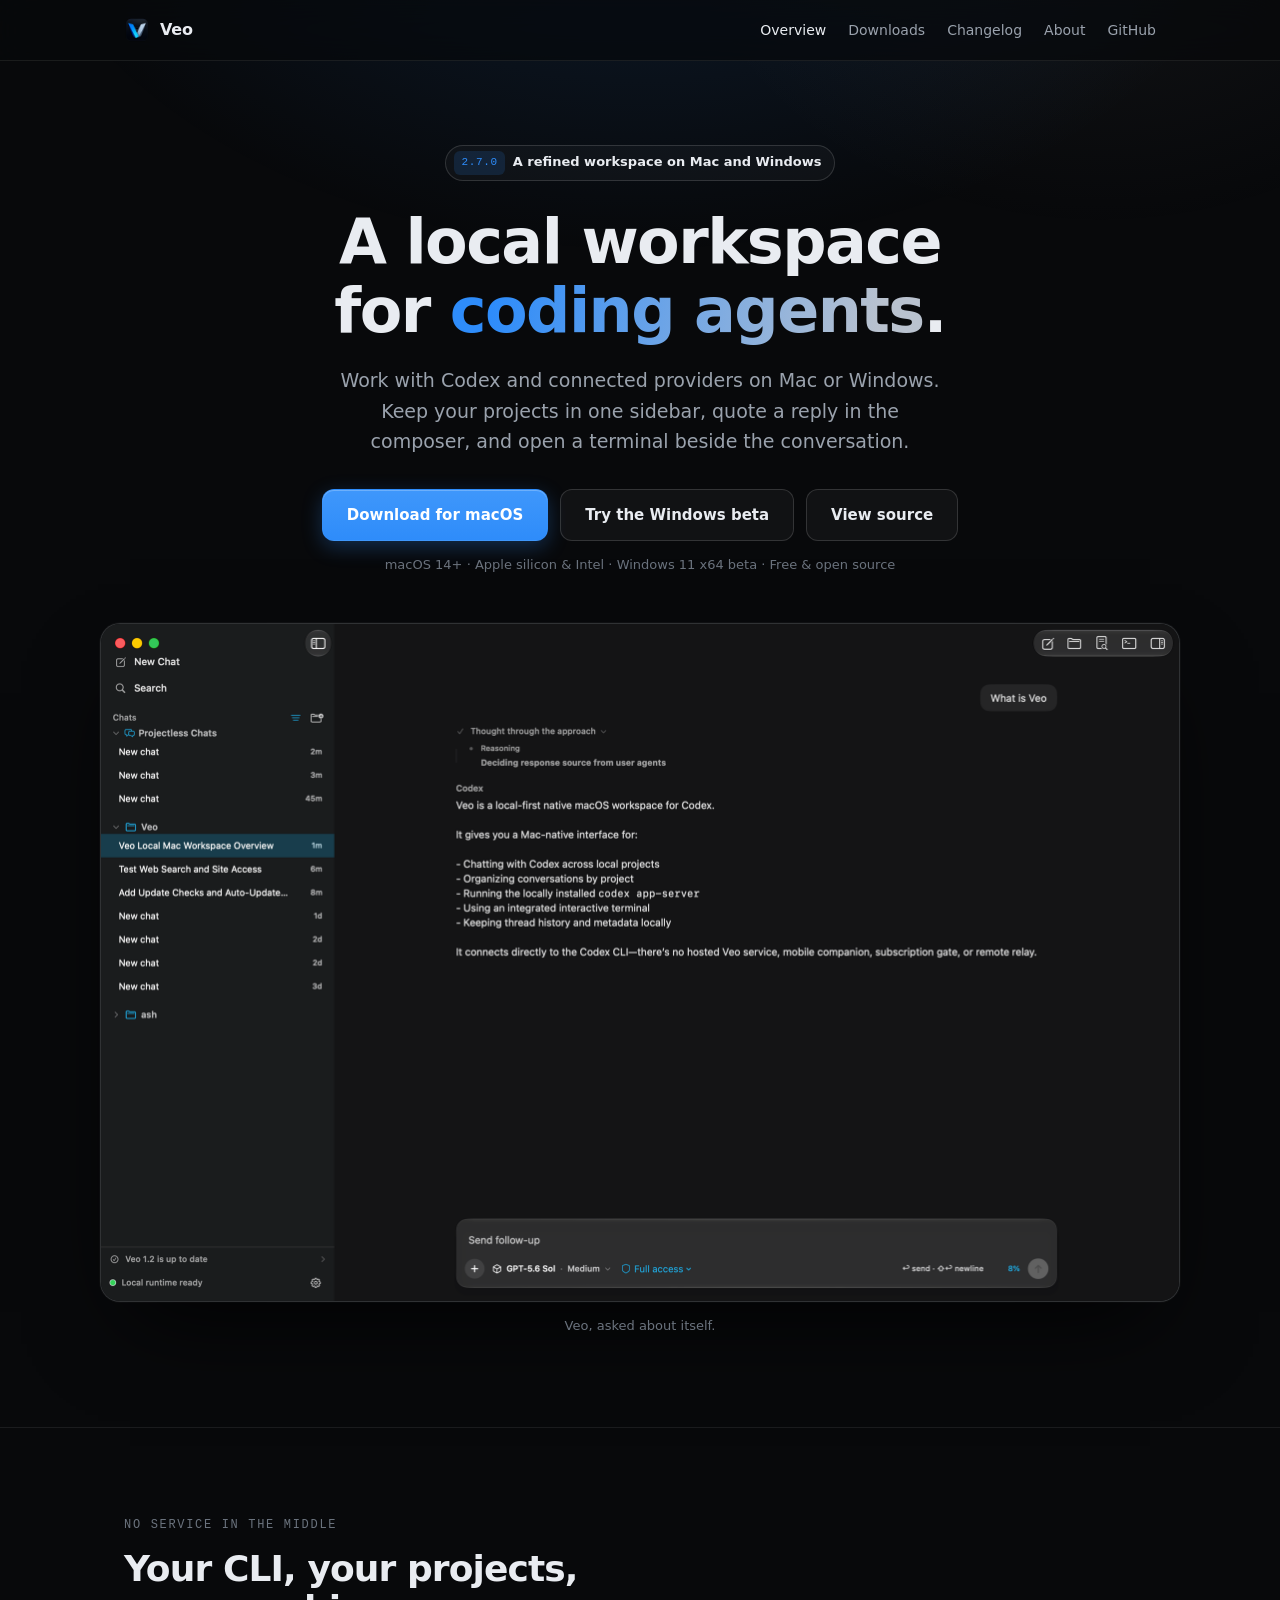
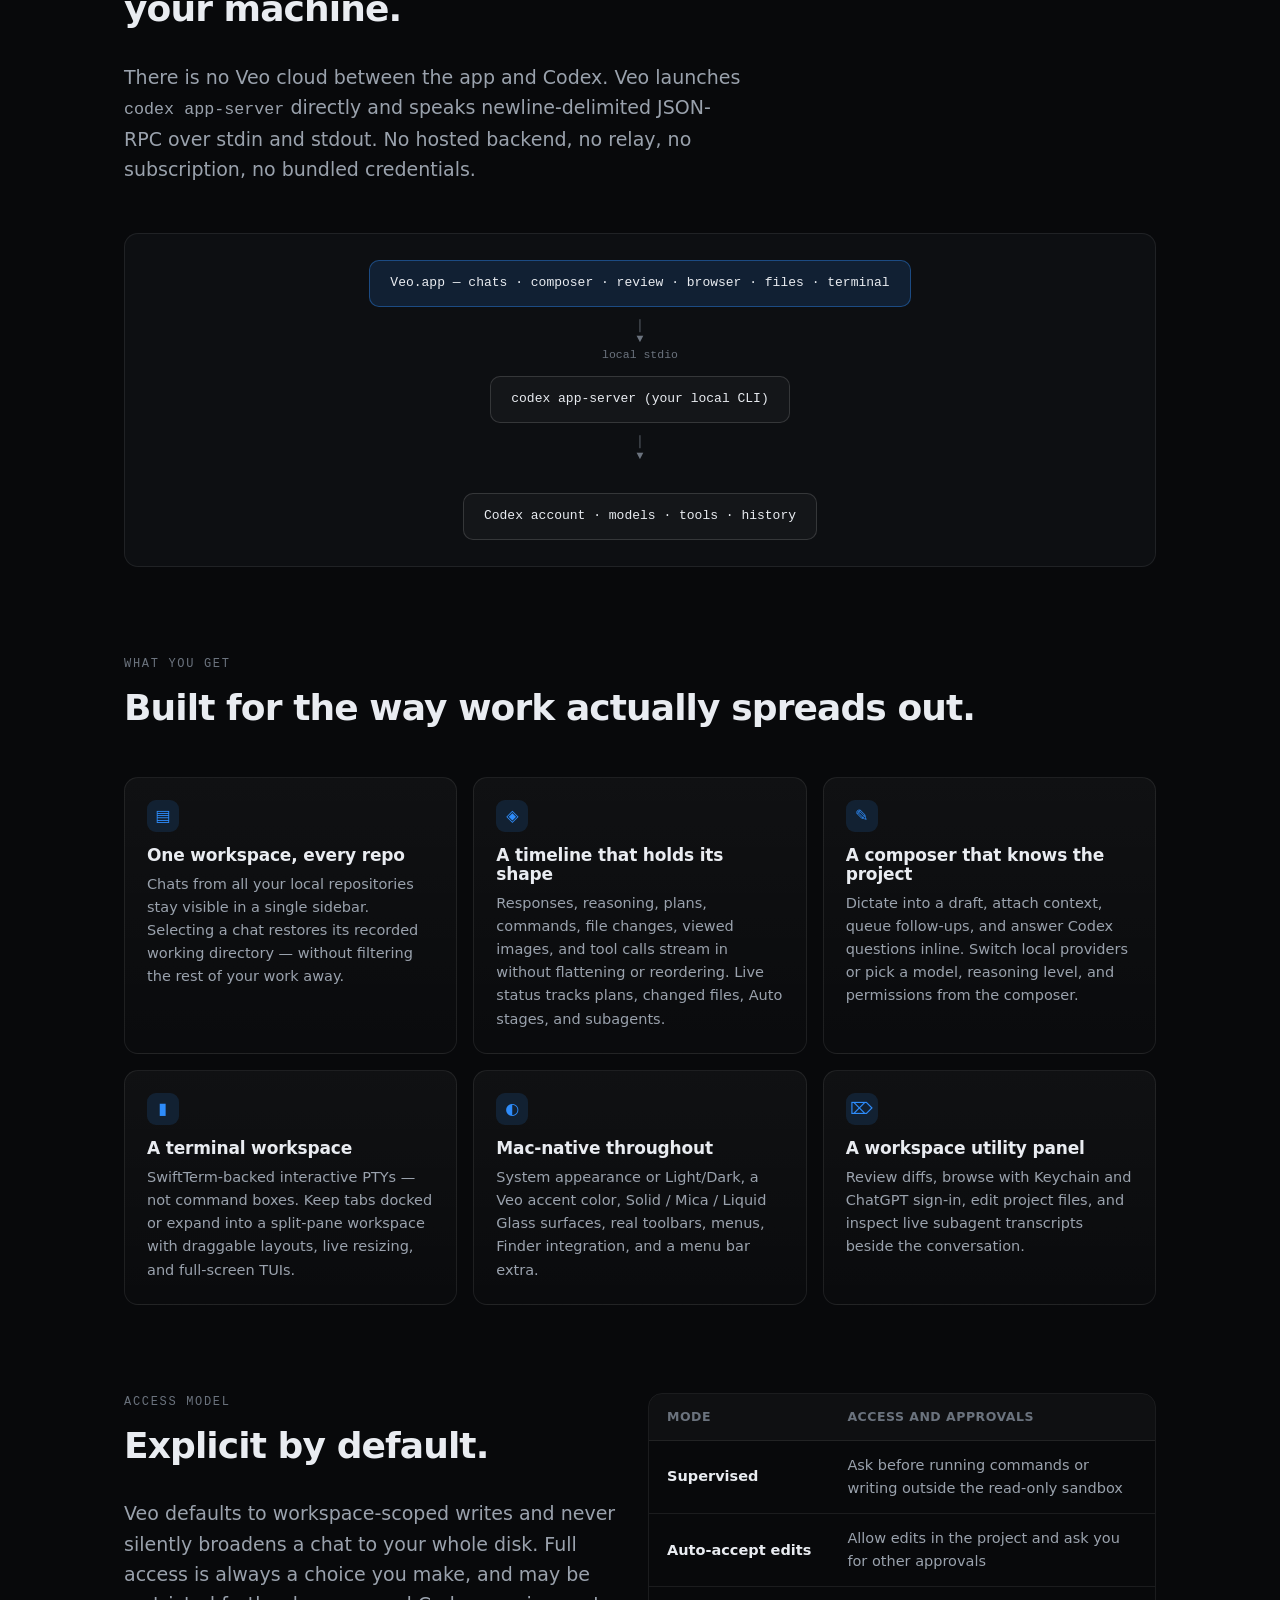
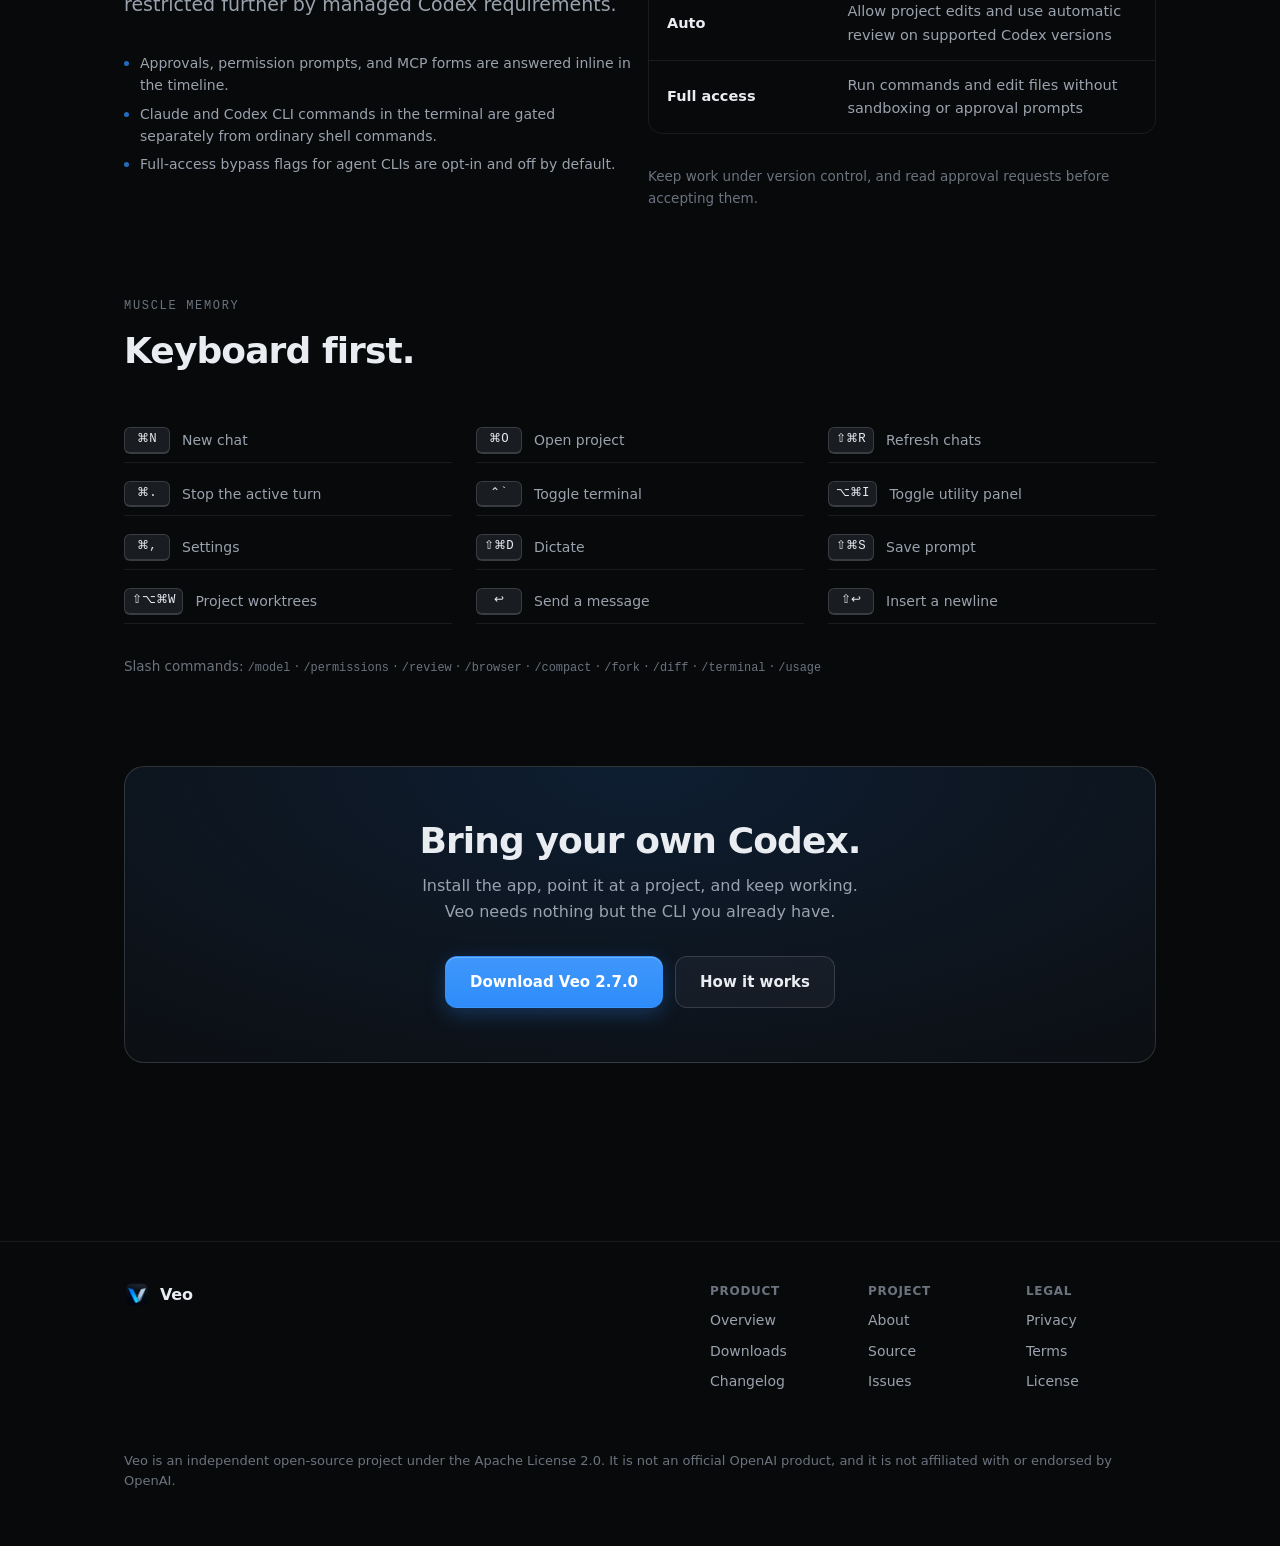
<file: docs/index.html>
<!DOCTYPE html>
<html lang="en">
<head>
<meta charset="utf-8">
<meta name="viewport" content="width=device-width, initial-scale=1">
<title>Veo — a native workspace for coding agents</title>
<meta name="description" content="Veo turns the locally installed Codex CLI into a focused macOS app: project-aware chats, a live task timeline, review tools, and a real docked terminal. Local-first, open source, no hosted backend.">
<meta name="color-scheme" content="dark">
<link rel="icon" href="assets/favicon.png">
<link rel="stylesheet" href="styles.css">
<meta property="og:title" content="Veo — a native workspace for coding agents">
<meta property="og:description" content="Project-aware chats, a live task timeline, review tools, and a real docked terminal. Local-first and open source.">
<meta property="og:image" content="assets/veo-icon.png">
</head>
<body>

<header class="nav">
  <div class="wrap nav-inner">
    <a class="brand" href="index.html"><img src="assets/veo-icon.png" alt=""> Veo</a>
    <nav class="nav-links">
      <a href="index.html" class="active">Overview</a>
      <a href="downloads.html">Downloads</a>
      <a href="changelog.html">Changelog</a>
      <a href="about.html">About</a>
      <a class="hide-sm" href="https://github.com/itsasheruwu/Veo">GitHub</a>
    </nav>
  </div>
</header>

<main>

<section class="hero">
  <div class="wrap">
    <span class="eyebrow"><span class="tag">2.7.0</span> <b>A refined workspace on Mac and Windows</b></span>
    <h1>A local workspace<br>for <span class="grad">coding agents</span>.</h1>
    <p class="lede">Work with Codex and connected providers on Mac or Windows. Keep your projects in one sidebar, quote a reply in the composer, and open a terminal beside the conversation.</p>
    <div class="hero-actions">
      <a class="btn btn-primary btn-lg" href="downloads.html">Download for macOS</a>
      <a class="btn btn-ghost btn-lg" href="downloads.html#windows-beta">Try the Windows beta</a>
      <a class="btn btn-ghost btn-lg" href="https://github.com/itsasheruwu/Veo">View source</a>
    </div>
    <p class="hero-meta"><span>macOS 14+</span> · <span>Apple silicon &amp; Intel</span> · <span>Windows 11 x64 beta</span> · <span>Free &amp; open source</span></p>
  </div>
</section>

<div class="wrap mock-stage">
  <figure class="shot">
    <img src="assets/veo-workspace.png" width="2160" height="1356"
         alt="The Veo workspace: chats grouped by project in the sidebar, a Codex answer in the timeline with its reasoning step above it, and the composer showing the model, reasoning effort, access mode, and context usage.">
    <figcaption>Veo, asked about itself.</figcaption>
  </figure>
</div>

<div class="divider"></div>

<section>
  <div class="wrap">
    <div class="section-label">No service in the middle</div>
    <h2>Your CLI, your projects,<br>your machine.</h2>
    <p class="lede mt-32">There is no Veo cloud between the app and Codex. Veo launches <code>codex app-server</code> directly and speaks newline-delimited JSON-RPC over stdin and stdout. No hosted backend, no relay, no subscription, no bundled credentials.</p>

    <div class="arch mt-48">
      <div class="box hi">Veo.app — chats · composer · review · browser · files · terminal</div>
      <div class="link">local stdio</div>
      <div class="box">codex app-server (your local CLI)</div>
      <div class="link">&nbsp;</div>
      <div class="box">Codex account · models · tools · history</div>
    </div>
  </div>
</section>

<section style="padding-top:0">
  <div class="wrap">
    <div class="section-label">What you get</div>
    <h2>Built for the way work actually spreads out.</h2>

    <div class="grid grid-3 mt-48">
      <div class="card">
        <div class="ico">▤</div>
        <h3>One workspace, every repo</h3>
        <p>Chats from all your local repositories stay visible in a single sidebar. Selecting a chat restores its recorded working directory — without filtering the rest of your work away.</p>
      </div>
      <div class="card">
        <div class="ico">◈</div>
        <h3>A timeline that holds its shape</h3>
        <p>Responses, reasoning, plans, commands, file changes, viewed images, and tool calls stream in without flattening or reordering. Live status tracks plans, changed files, Auto stages, and subagents.</p>
      </div>
      <div class="card">
        <div class="ico">✎</div>
        <h3>A composer that knows the project</h3>
        <p>Dictate into a draft, attach context, queue follow-ups, and answer Codex questions inline. Switch local providers or pick a model, reasoning level, and permissions from the composer.</p>
      </div>
      <div class="card">
        <div class="ico">▮</div>
        <h3>A terminal workspace</h3>
        <p>SwiftTerm-backed interactive PTYs — not command boxes. Keep tabs docked or expand into a split-pane workspace with draggable layouts, live resizing, and full-screen TUIs.</p>
      </div>
      <div class="card">
        <div class="ico">◐</div>
        <h3>Mac-native throughout</h3>
        <p>System appearance or Light/Dark, a Veo accent color, Solid / Mica / Liquid Glass surfaces, real toolbars, menus, Finder integration, and a menu bar extra.</p>
      </div>
      <div class="card">
        <div class="ico">⌦</div>
        <h3>A workspace utility panel</h3>
        <p>Review diffs, browse with Keychain and ChatGPT sign-in, edit project files, and inspect live subagent transcripts beside the conversation.</p>
      </div>
    </div>
  </div>
</section>

<section style="padding-top:0">
  <div class="wrap">
    <div class="grid grid-2">
      <div>
        <div class="section-label">Access model</div>
        <h2>Explicit by default.</h2>
        <p class="lede mt-32">Veo defaults to workspace-scoped writes and never silently broadens a chat to your whole disk. Full access is always a choice you make, and may be restricted further by managed Codex requirements.</p>
        <ul class="bullets mt-32">
          <li>Approvals, permission prompts, and MCP forms are answered inline in the timeline.</li>
          <li>Claude and Codex CLI commands in the terminal are gated separately from ordinary shell commands.</li>
          <li>Full-access bypass flags for agent CLIs are opt-in and off by default.</li>
        </ul>
      </div>
      <div>
        <table class="table">
          <thead><tr><th scope="col">Mode</th><th scope="col">Access and approvals</th></tr></thead>
          <tbody>
            <tr><td>Supervised</td><td>Ask before running commands or writing outside the read-only sandbox</td></tr>
            <tr><td>Auto-accept edits</td><td>Allow edits in the project and ask you for other approvals</td></tr>
            <tr><td>Auto</td><td>Allow project edits and use automatic review on supported Codex versions</td></tr>
            <tr><td>Full access</td><td>Run commands and edit files without sandboxing or approval prompts</td></tr>
          </tbody>
        </table>
        <p class="faint mt-32">Keep work under version control, and read approval requests before accepting them.</p>
      </div>
    </div>
  </div>
</section>

<section style="padding-top:0">
  <div class="wrap">
    <div class="section-label">Muscle memory</div>
    <h2>Keyboard first.</h2>
    <div class="keys mt-48">
      <div class="key-row"><kbd>⌘N</kbd> New chat</div>
      <div class="key-row"><kbd>⌘O</kbd> Open project</div>
      <div class="key-row"><kbd>⇧⌘R</kbd> Refresh chats</div>
      <div class="key-row"><kbd>⌘.</kbd> Stop the active turn</div>
      <div class="key-row"><kbd>⌃`</kbd> Toggle terminal</div>
      <div class="key-row"><kbd>⌥⌘I</kbd> Toggle utility panel</div>
      <div class="key-row"><kbd>⌘,</kbd> Settings</div>
      <div class="key-row"><kbd>⇧⌘D</kbd> Dictate</div>
      <div class="key-row"><kbd>⇧⌘S</kbd> Save prompt</div>
      <div class="key-row"><kbd>⇧⌥⌘W</kbd> Project worktrees</div>
      <div class="key-row"><kbd>↩</kbd> Send a message</div>
      <div class="key-row"><kbd>⇧↩</kbd> Insert a newline</div>
    </div>
      <p class="faint mt-32">Slash commands: <code>/model</code> · <code>/permissions</code> · <code>/review</code> · <code>/browser</code> · <code>/compact</code> · <code>/fork</code> · <code>/diff</code> · <code>/terminal</code> · <code>/usage</code></p>
  </div>
</section>

<section style="padding-top:0">
  <div class="wrap">
    <div class="cta">
      <h2>Bring your own Codex.</h2>
      <p>Install the app, point it at a project, and keep working. Veo needs nothing but the CLI you already have.</p>
      <div class="hero-actions" style="margin-bottom:0">
        <a class="btn btn-primary btn-lg" href="downloads.html">Download Veo 2.7.0</a>
        <a class="btn btn-ghost btn-lg" href="about.html">How it works</a>
      </div>
    </div>
  </div>
</section>

</main>

<footer class="footer">
  <div class="wrap footer-inner">
    <a class="brand" href="index.html"><img src="assets/veo-icon.png" alt=""> Veo</a>
    <nav>
      <b>Product</b>
      <a href="index.html">Overview</a>
      <a href="downloads.html">Downloads</a>
      <a href="changelog.html">Changelog</a>
    </nav>
    <nav>
      <b>Project</b>
      <a href="about.html">About</a>
      <a href="https://github.com/itsasheruwu/Veo">Source</a>
      <a href="https://github.com/itsasheruwu/Veo/issues">Issues</a>
    </nav>
    <nav>
      <b>Legal</b>
      <a href="https://github.com/itsasheruwu/Veo/blob/main/Legal/PRIVACY_POLICY.md">Privacy</a>
      <a href="https://github.com/itsasheruwu/Veo/blob/main/Legal/TERMS_OF_USE.md">Terms</a>
      <a href="https://github.com/itsasheruwu/Veo/blob/main/LICENSE">License</a>
    </nav>
    <p class="fine">Veo is an independent open-source project under the Apache License 2.0. It is not an official OpenAI product, and it is not affiliated with or endorsed by OpenAI.</p>
  </div>
</footer>

</body>
</html>
</file>
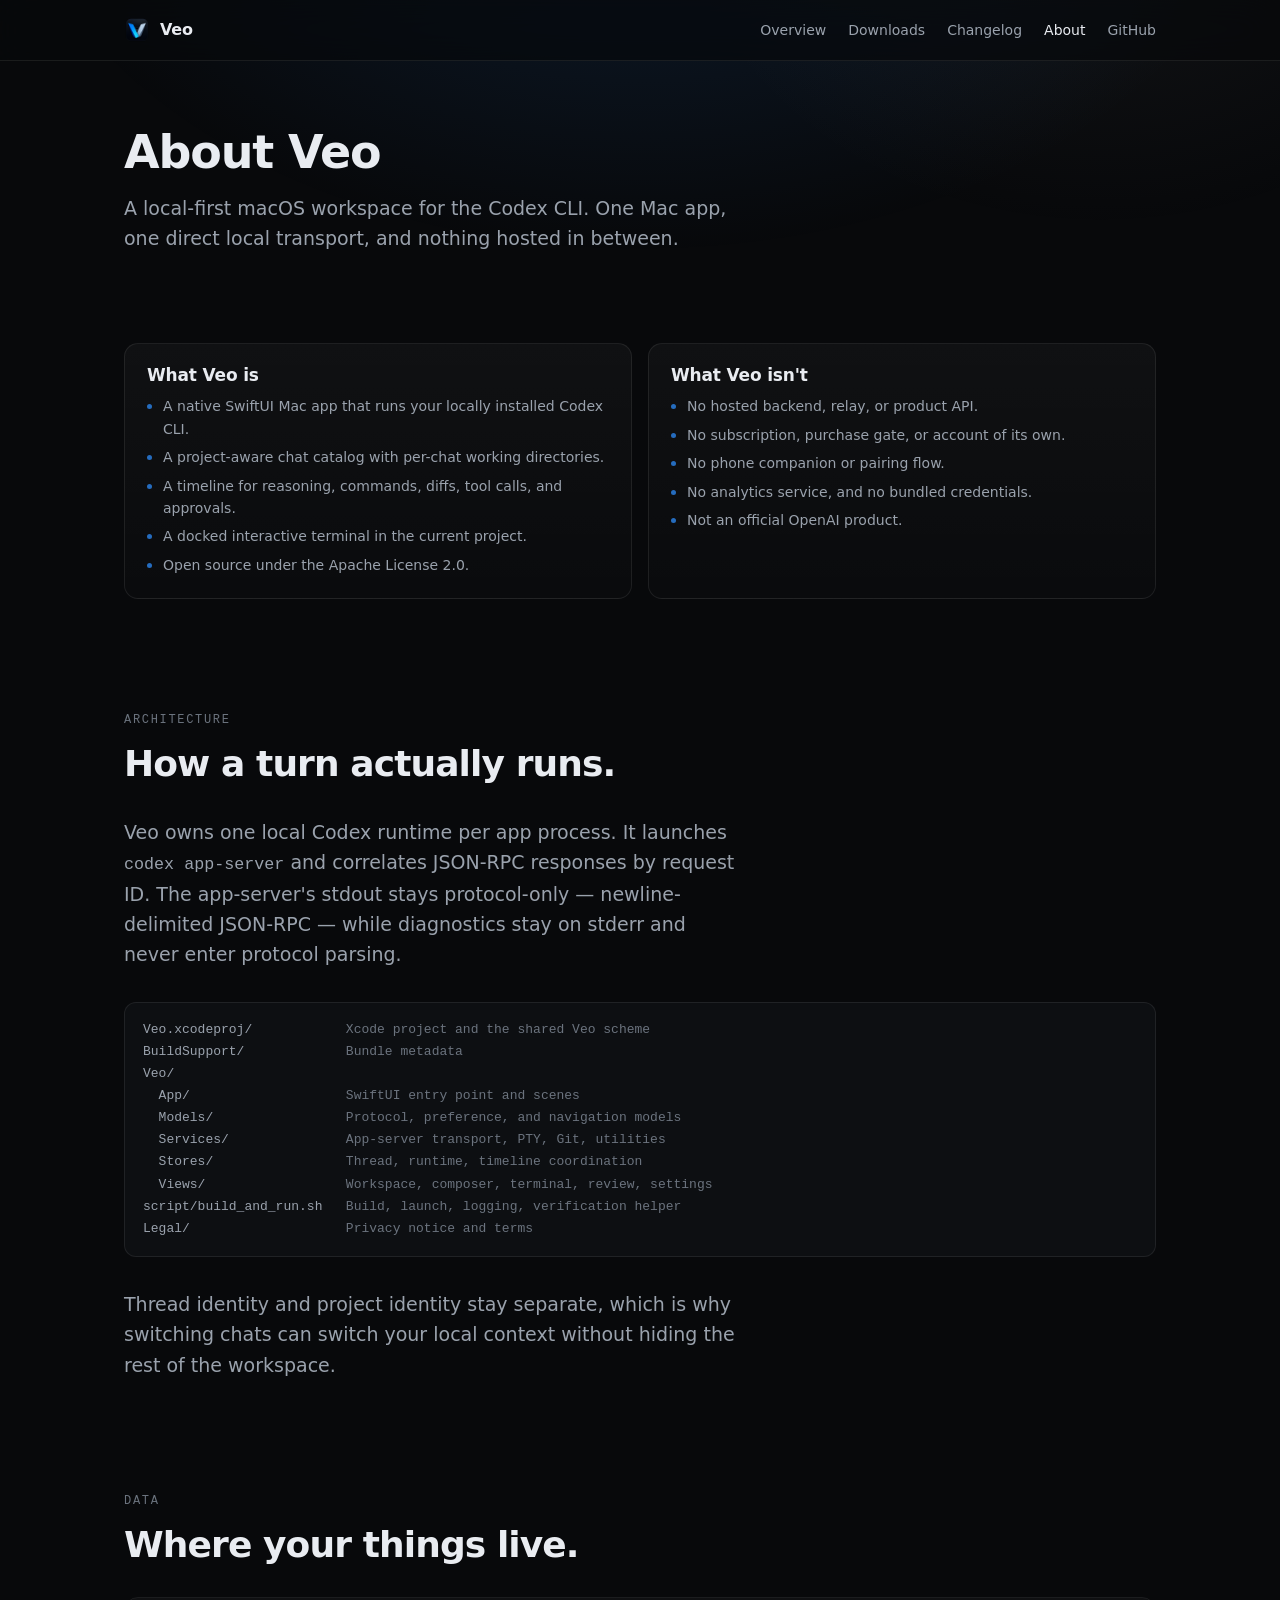
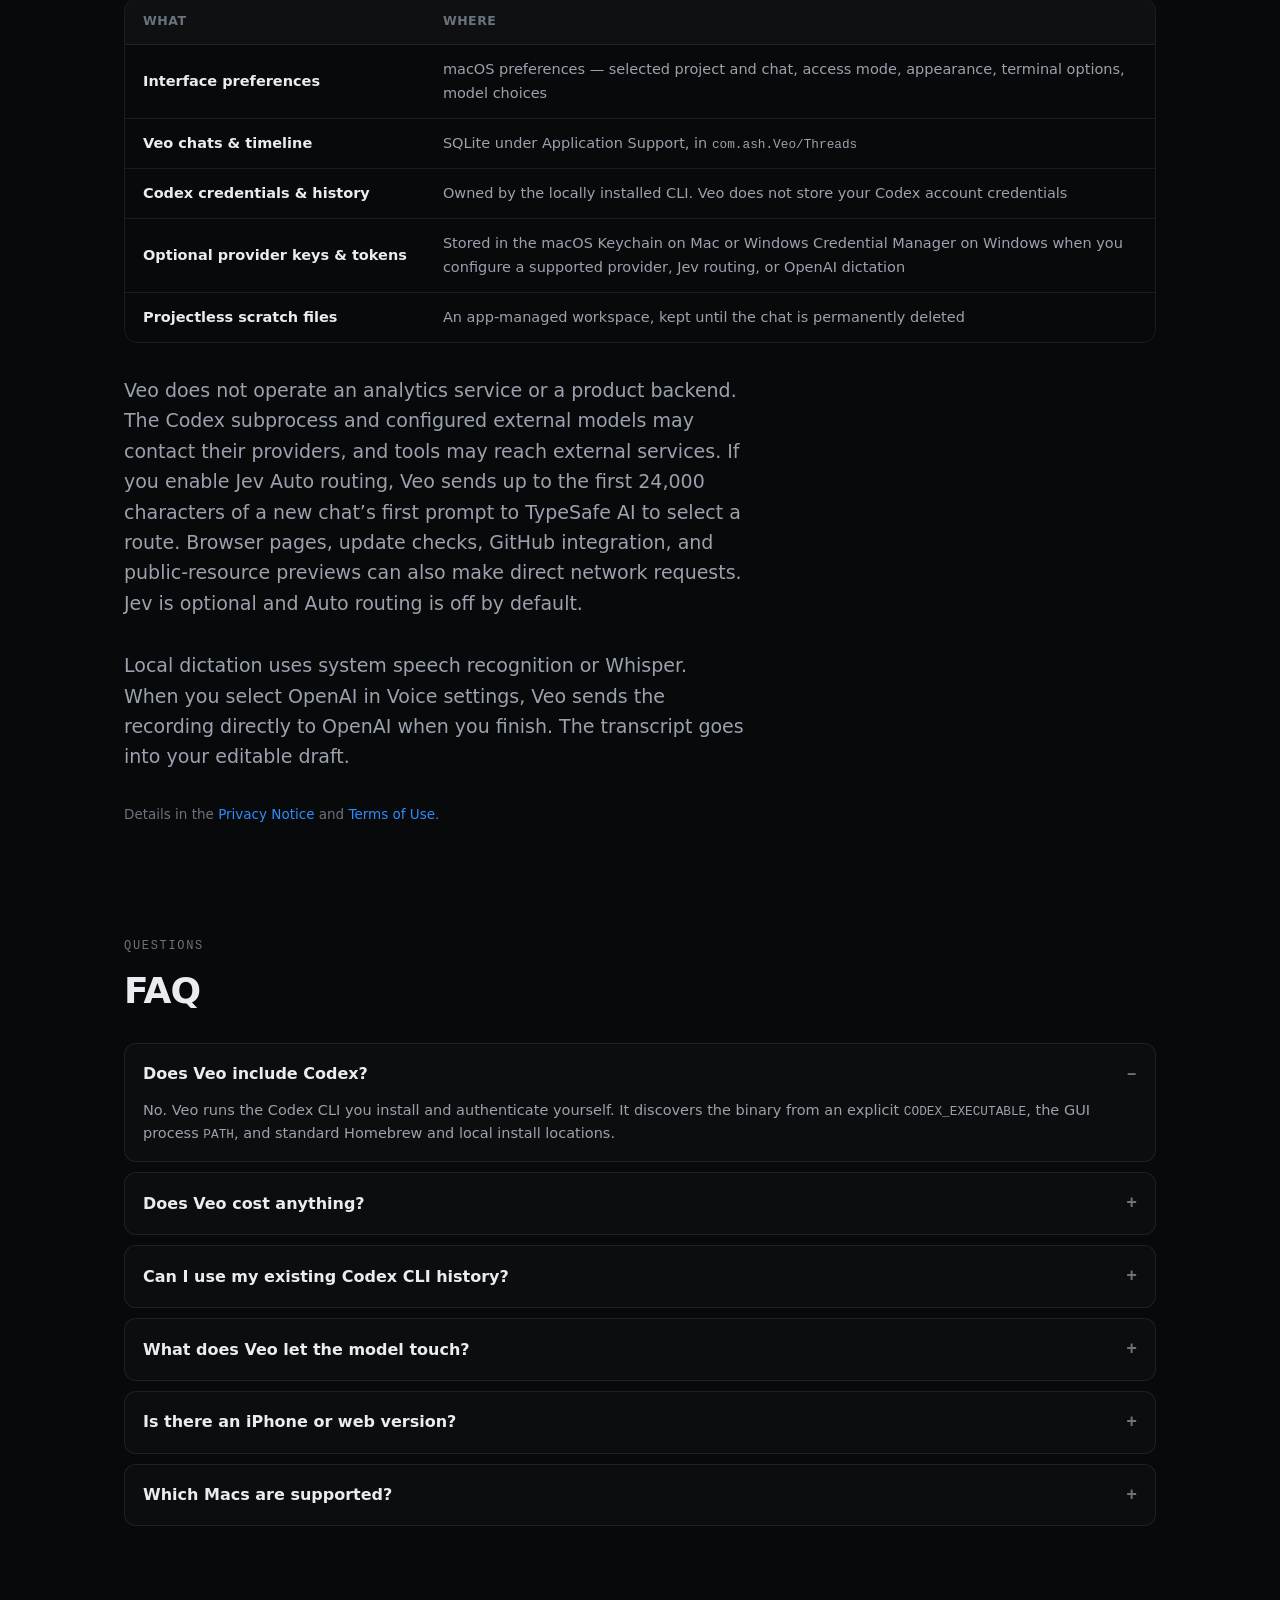
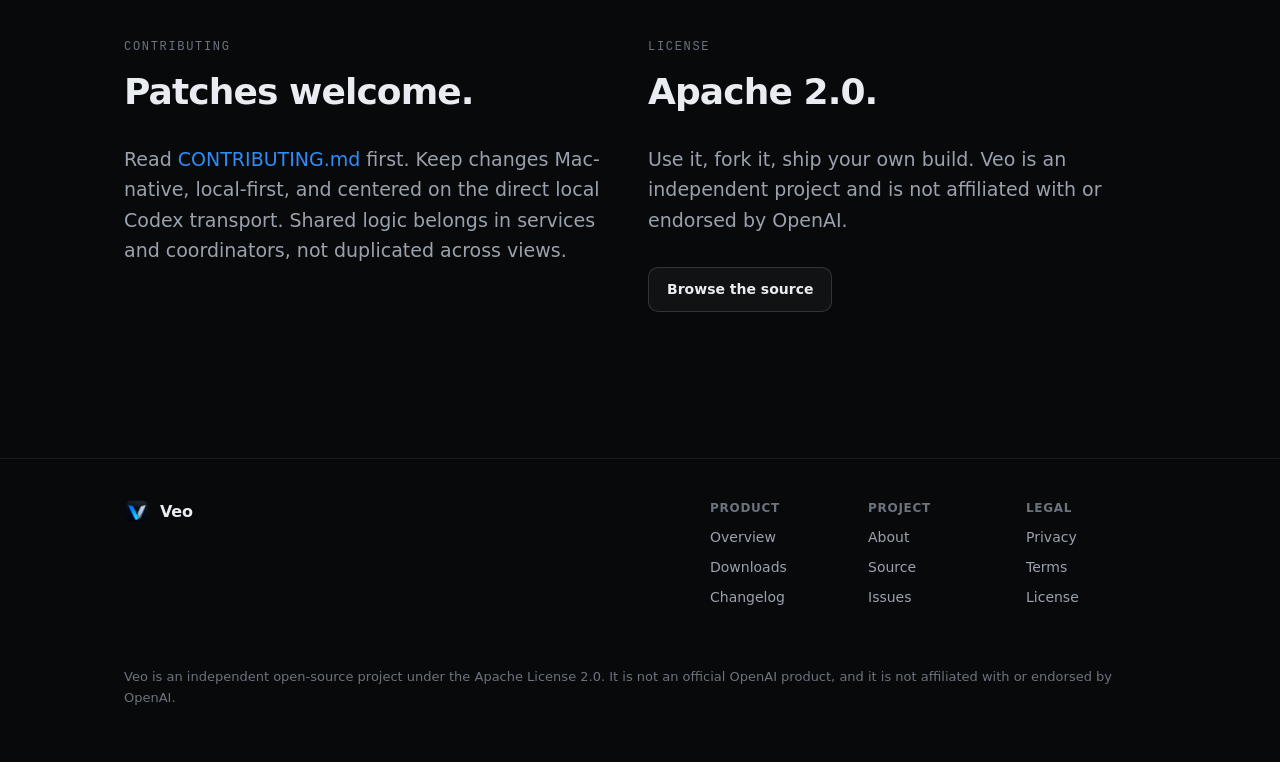
<file: docs/about.html>
<!DOCTYPE html>
<html lang="en">
<head>
<meta charset="utf-8">
<meta name="viewport" content="width=device-width, initial-scale=1">
<title>About — Veo</title>
<meta name="description" content="How Veo works: the local Codex transport, what it stores, what it sends over the network, and how to contribute.">
<meta name="color-scheme" content="dark">
<link rel="icon" href="assets/favicon.png">
<link rel="stylesheet" href="styles.css">
</head>
<body>

<header class="nav">
  <div class="wrap nav-inner">
    <a class="brand" href="index.html"><img src="assets/veo-icon.png" alt=""> Veo</a>
    <nav class="nav-links">
      <a href="index.html">Overview</a>
      <a href="downloads.html">Downloads</a>
      <a href="changelog.html">Changelog</a>
      <a href="about.html" class="active">About</a>
      <a class="hide-sm" href="https://github.com/itsasheruwu/Veo">GitHub</a>
    </nav>
  </div>
</header>

<main>

<section class="page-head">
  <div class="wrap">
    <h1>About Veo</h1>
    <p class="lede">A local-first macOS workspace for the Codex CLI. One Mac app, one direct local transport, and nothing hosted in between.</p>
  </div>
</section>

<section class="section-tight">
  <div class="wrap grid grid-2">
    <div class="card">
      <h3>What Veo is</h3>
      <ul class="bullets">
        <li>A native SwiftUI Mac app that runs your locally installed Codex CLI.</li>
        <li>A project-aware chat catalog with per-chat working directories.</li>
        <li>A timeline for reasoning, commands, diffs, tool calls, and approvals.</li>
        <li>A docked interactive terminal in the current project.</li>
        <li>Open source under the Apache License 2.0.</li>
      </ul>
    </div>
    <div class="card">
      <h3>What Veo isn't</h3>
      <ul class="bullets">
        <li>No hosted backend, relay, or product API.</li>
        <li>No subscription, purchase gate, or account of its own.</li>
        <li>No phone companion or pairing flow.</li>
        <li>No analytics service, and no bundled credentials.</li>
        <li>Not an official OpenAI product.</li>
      </ul>
    </div>
  </div>
</section>

<section class="section-tight">
  <div class="wrap">
    <div class="section-label">Architecture</div>
    <h2>How a turn actually runs.</h2>
    <p class="lede mt-32">Veo owns one local Codex runtime per app process. It launches <code>codex app-server</code> and correlates JSON-RPC responses by request ID. The app-server's stdout stays protocol-only — newline-delimited JSON-RPC — while diagnostics stay on stderr and never enter protocol parsing.</p>
    <pre class="pre mt-32">Veo.xcodeproj/            <span class="c">Xcode project and the shared Veo scheme</span>
BuildSupport/             <span class="c">Bundle metadata</span>
Veo/
  App/                    <span class="c">SwiftUI entry point and scenes</span>
  Models/                 <span class="c">Protocol, preference, and navigation models</span>
  Services/               <span class="c">App-server transport, PTY, Git, utilities</span>
  Stores/                 <span class="c">Thread, runtime, timeline coordination</span>
  Views/                  <span class="c">Workspace, composer, terminal, review, settings</span>
script/build_and_run.sh   <span class="c">Build, launch, logging, verification helper</span>
Legal/                    <span class="c">Privacy notice and terms</span></pre>
    <p class="lede mt-32">Thread identity and project identity stay separate, which is why switching chats can switch your local context without hiding the rest of the workspace.</p>
  </div>
</section>

<section class="section-tight">
  <div class="wrap">
    <div class="section-label">Data</div>
    <h2>Where your things live.</h2>
    <table class="table mt-32">
      <thead><tr><th>What</th><th>Where</th></tr></thead>
      <tbody>
        <tr><td>Interface preferences</td><td>macOS preferences — selected project and chat, access mode, appearance, terminal options, model choices</td></tr>
        <tr><td>Veo chats &amp; timeline</td><td>SQLite under Application Support, in <code>com.ash.Veo/Threads</code></td></tr>
        <tr><td>Codex credentials &amp; history</td><td>Owned by the locally installed CLI. Veo does not store your Codex account credentials</td></tr>
        <tr><td>Optional provider keys &amp; tokens</td><td>Stored in the macOS Keychain on Mac or Windows Credential Manager on Windows when you configure a supported provider, Jev routing, or OpenAI dictation</td></tr>
        <tr><td>Projectless scratch files</td><td>An app-managed workspace, kept until the chat is permanently deleted</td></tr>
      </tbody>
    </table>
    <p class="lede mt-32">Veo does not operate an analytics service or a product backend. The Codex subprocess and configured external models may contact their providers, and tools may reach external services. If you enable Jev Auto routing, Veo sends up to the first 24,000 characters of a new chat’s first prompt to TypeSafe AI to select a route. Browser pages, update checks, GitHub integration, and public-resource previews can also make direct network requests. Jev is optional and Auto routing is off by default.</p>
    <p class="lede mt-32">Local dictation uses system speech recognition or Whisper. When you select OpenAI in Voice settings, Veo sends the recording directly to OpenAI when you finish. The transcript goes into your editable draft.</p>
    <p class="faint mt-32">Details in the <a href="https://github.com/itsasheruwu/Veo/blob/main/Legal/PRIVACY_POLICY.md" style="color:var(--accent)">Privacy Notice</a> and <a href="https://github.com/itsasheruwu/Veo/blob/main/Legal/TERMS_OF_USE.md" style="color:var(--accent)">Terms of Use</a>.</p>
  </div>
</section>

<section class="section-tight">
  <div class="wrap">
    <div class="section-label">Questions</div>
    <h2>FAQ</h2>
    <div class="mt-32">
      <details open>
        <summary>Does Veo include Codex?</summary>
        <p>No. Veo runs the Codex CLI you install and authenticate yourself. It discovers the binary from an explicit <code>CODEX_EXECUTABLE</code>, the GUI process <code>PATH</code>, and standard Homebrew and local install locations.</p>
      </details>
      <details>
        <summary>Does Veo cost anything?</summary>
        <p>No. Veo is free and open source, with no subscription or purchase gate. Whatever your Codex account and model provider charge is between you and them.</p>
      </details>
      <details>
        <summary>Can I use my existing Codex CLI history?</summary>
        <p>Yes. Veo owns its own chat catalog, but existing Codex CLI history can appear in a separate sidebar section when you enable it in Settings. It's off by default. With sidebar organization set to project, those threads group under project headers just like Veo's own.</p>
      </details>
      <details>
        <summary>What does Veo let the model touch?</summary>
        <p>Read only, Workspace, or Full access — chosen explicitly, and never silently broadened. Approvals and permission prompts are answered inline in the timeline, and agent CLI commands in the docked terminal are gated separately from ordinary shell commands.</p>
      </details>
      <details>
        <summary>Is there an iPhone or web version?</summary>
        <p>No, and there won't be. Veo is deliberately one Mac app with one direct local transport — no mobile companion, relay, or pairing flow.</p>
      </details>
      <details>
        <summary>Which Macs are supported?</summary>
        <p>macOS 14 or later, on Apple silicon or Intel. Releases ship as a universal binary.</p>
      </details>
    </div>
  </div>
</section>

<section class="section-tight">
  <div class="wrap grid grid-2">
    <div>
      <div class="section-label">Contributing</div>
      <h2>Patches welcome.</h2>
      <p class="lede mt-32">Read <a href="https://github.com/itsasheruwu/Veo/blob/main/CONTRIBUTING.md" style="color:var(--accent)">CONTRIBUTING.md</a> first. Keep changes Mac-native, local-first, and centered on the direct local Codex transport. Shared logic belongs in services and coordinators, not duplicated across views.</p>
    </div>
    <div>
      <div class="section-label">License</div>
      <h2>Apache 2.0.</h2>
      <p class="lede mt-32">Use it, fork it, ship your own build. Veo is an independent project and is not affiliated with or endorsed by OpenAI.</p>
      <div class="hero-actions" style="justify-content:flex-start;margin-bottom:0">
        <a class="btn btn-ghost" href="https://github.com/itsasheruwu/Veo">Browse the source</a>
      </div>
    </div>
  </div>
</section>

</main>

<footer class="footer">
  <div class="wrap footer-inner">
    <a class="brand" href="index.html"><img src="assets/veo-icon.png" alt=""> Veo</a>
    <nav>
      <b>Product</b>
      <a href="index.html">Overview</a>
      <a href="downloads.html">Downloads</a>
      <a href="changelog.html">Changelog</a>
    </nav>
    <nav>
      <b>Project</b>
      <a href="about.html">About</a>
      <a href="https://github.com/itsasheruwu/Veo">Source</a>
      <a href="https://github.com/itsasheruwu/Veo/issues">Issues</a>
    </nav>
    <nav>
      <b>Legal</b>
      <a href="https://github.com/itsasheruwu/Veo/blob/main/Legal/PRIVACY_POLICY.md">Privacy</a>
      <a href="https://github.com/itsasheruwu/Veo/blob/main/Legal/TERMS_OF_USE.md">Terms</a>
      <a href="https://github.com/itsasheruwu/Veo/blob/main/LICENSE">License</a>
    </nav>
    <p class="fine">Veo is an independent open-source project under the Apache License 2.0. It is not an official OpenAI product, and it is not affiliated with or endorsed by OpenAI.</p>
  </div>
</footer>

</body>
</html>
</file>
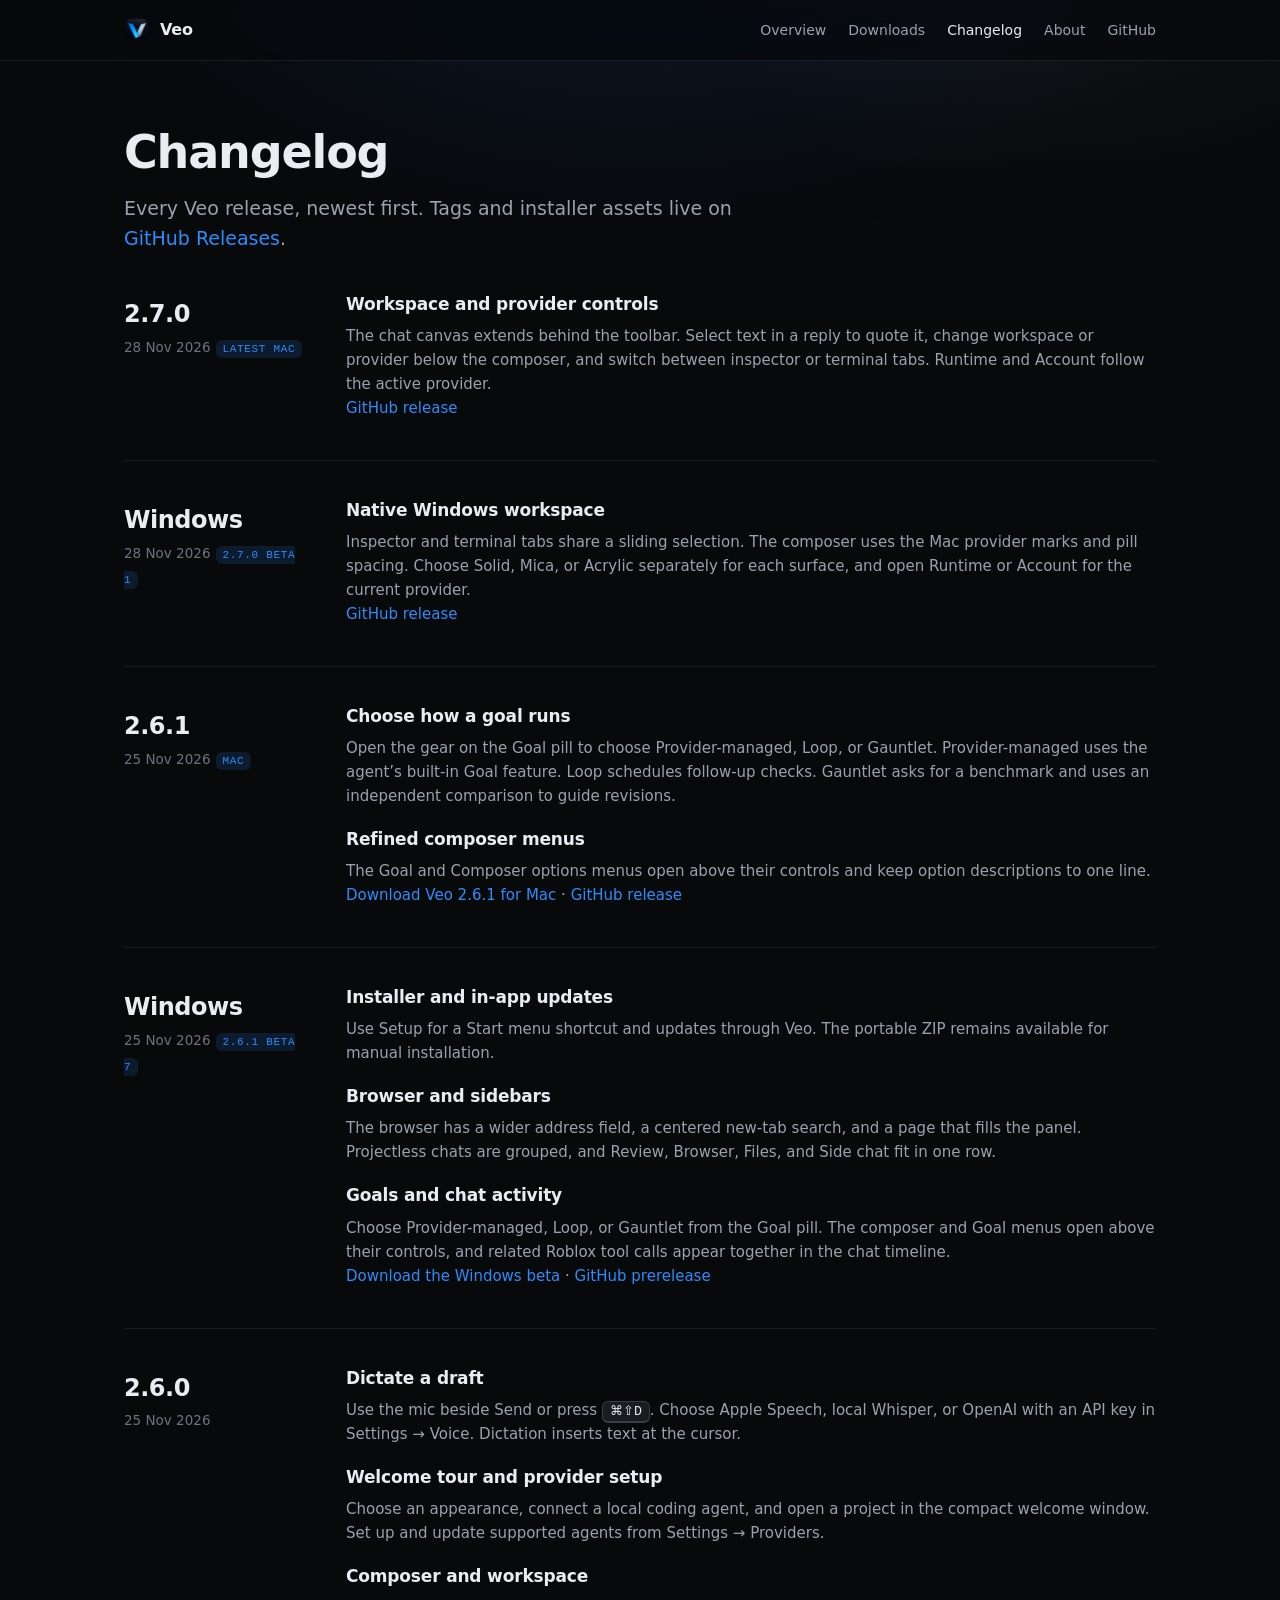
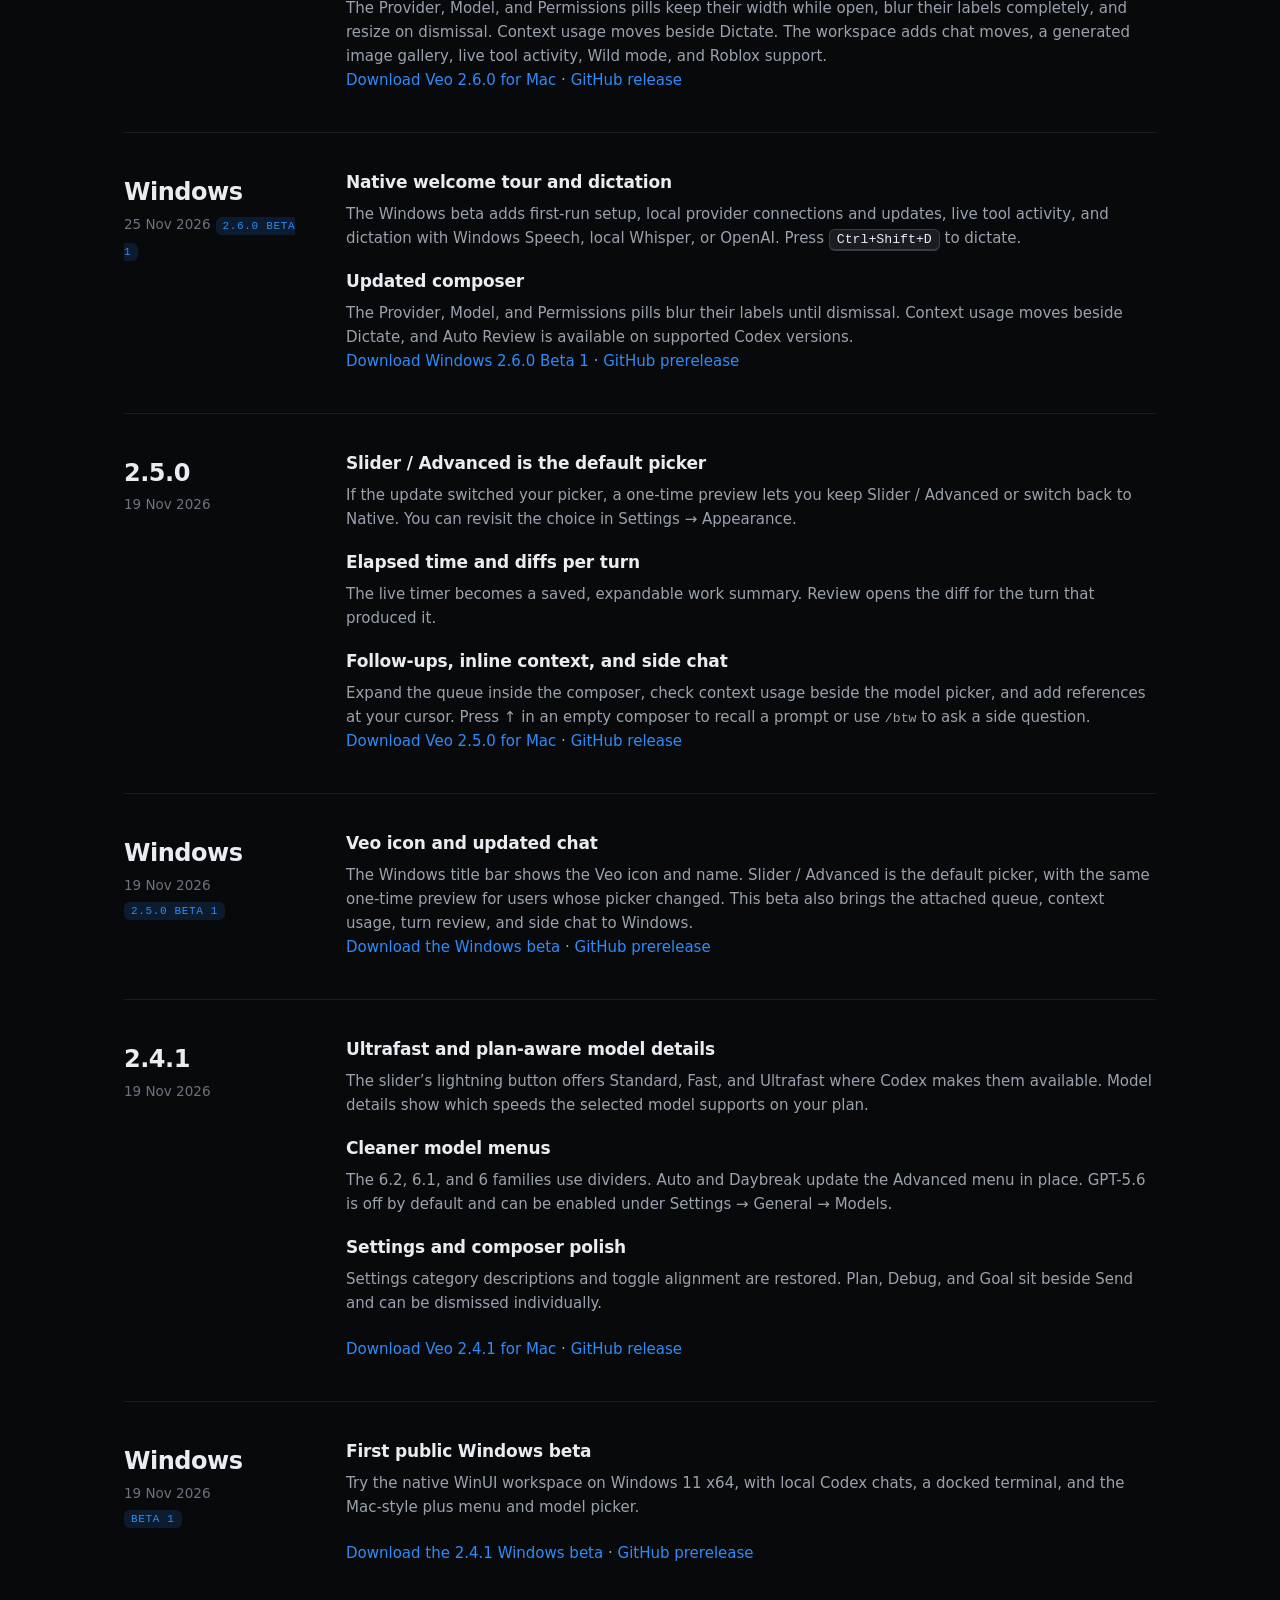
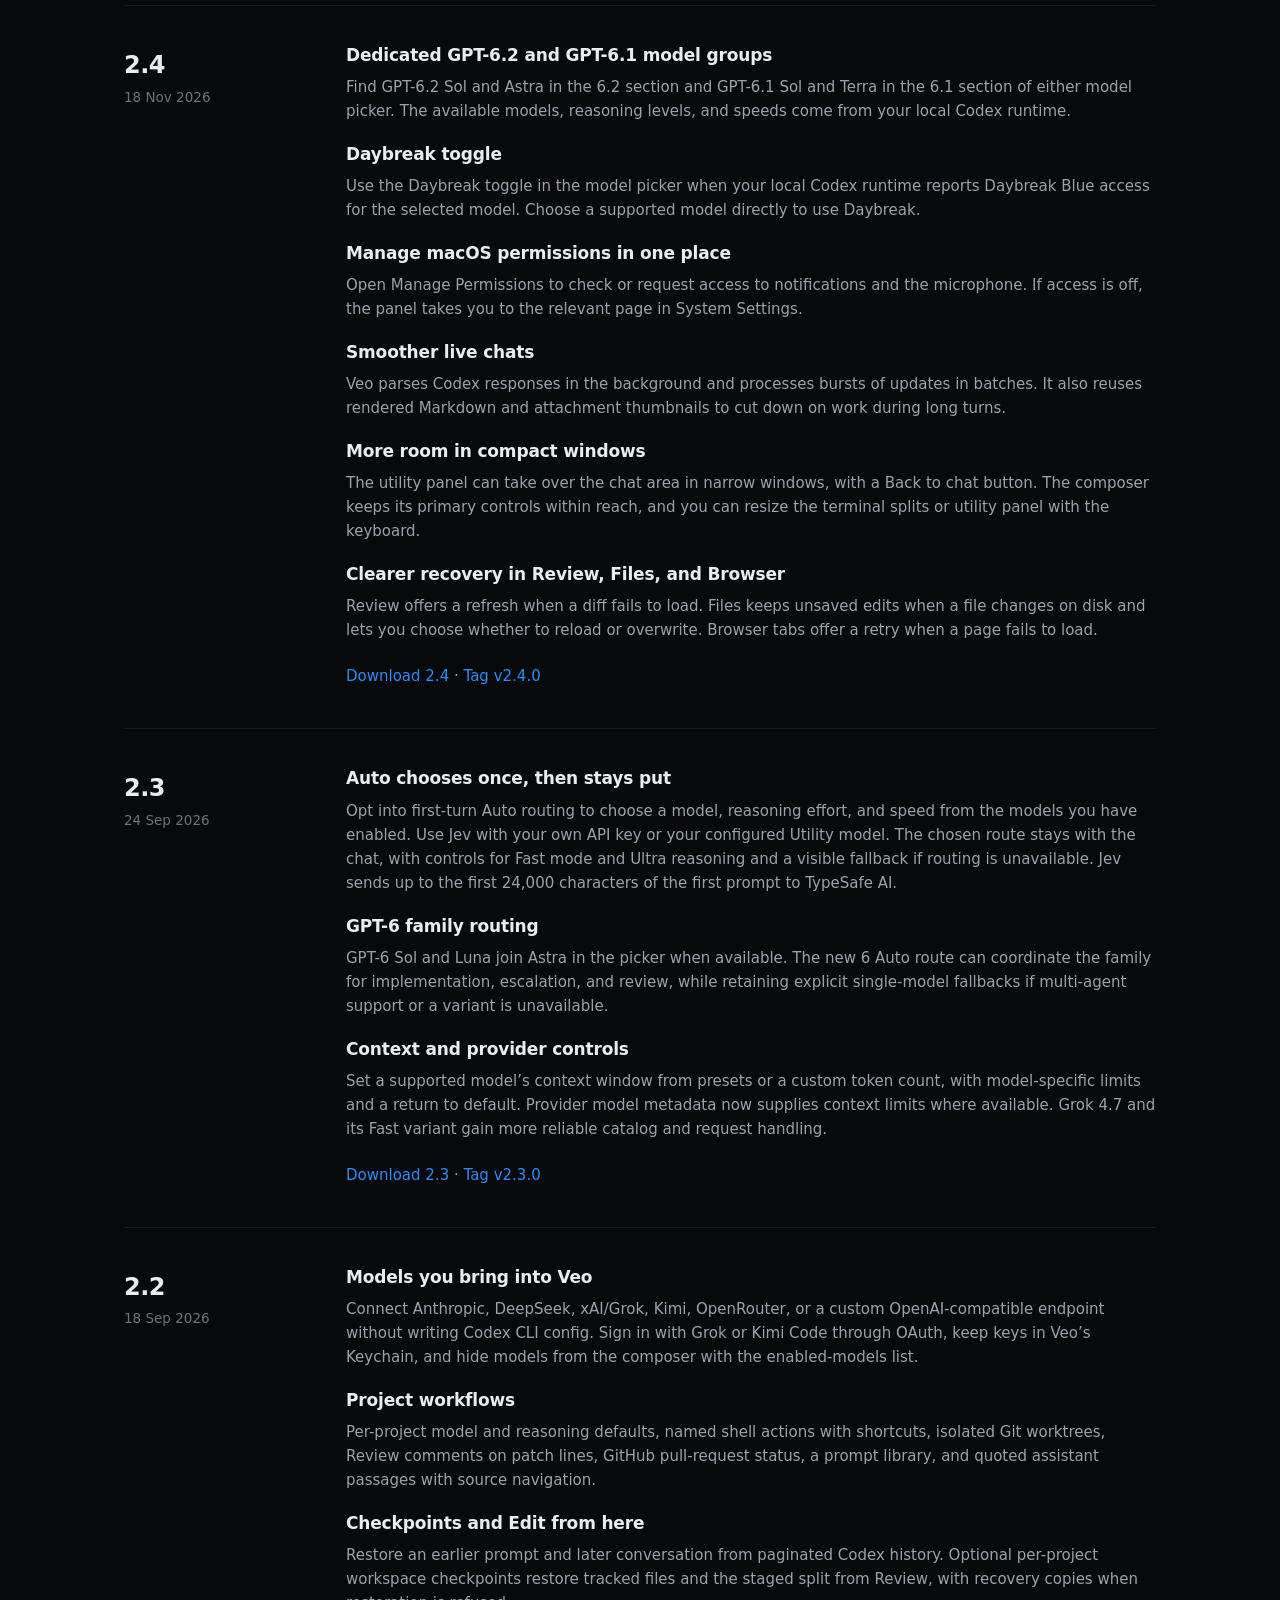
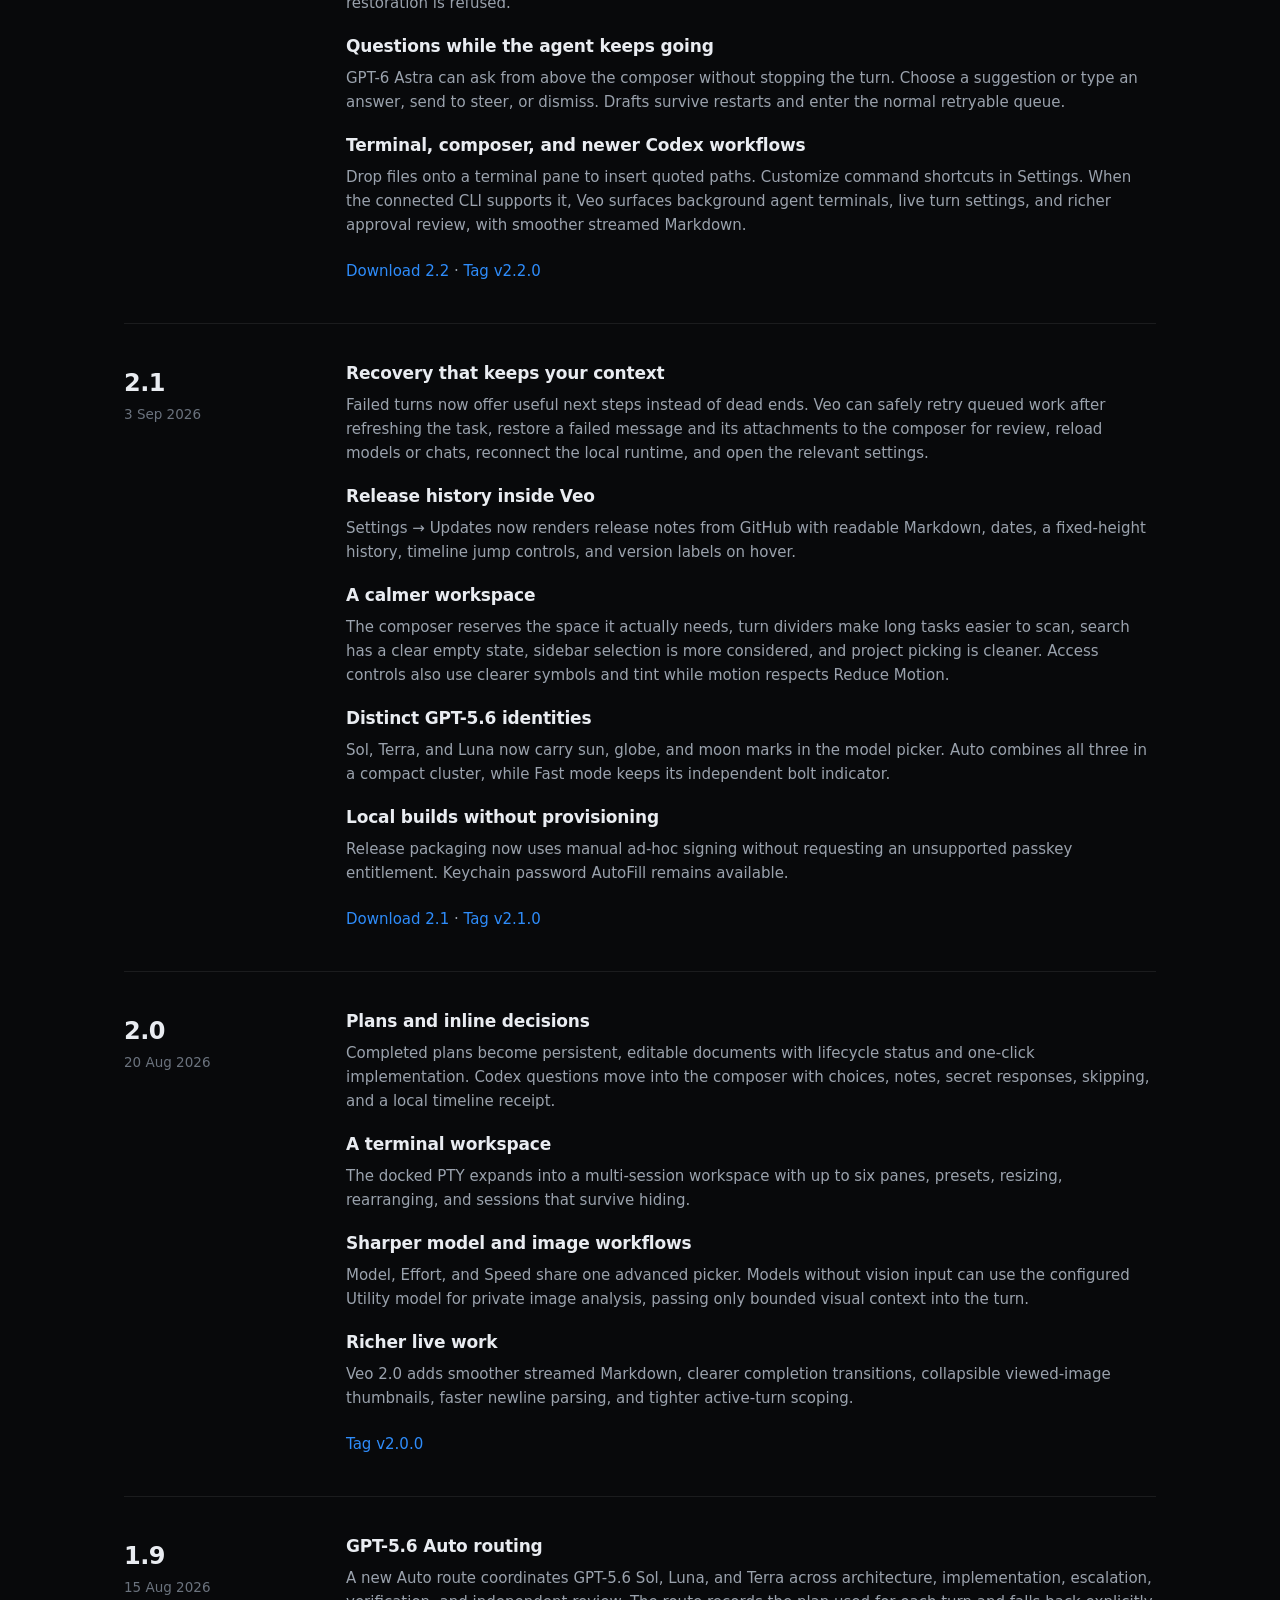
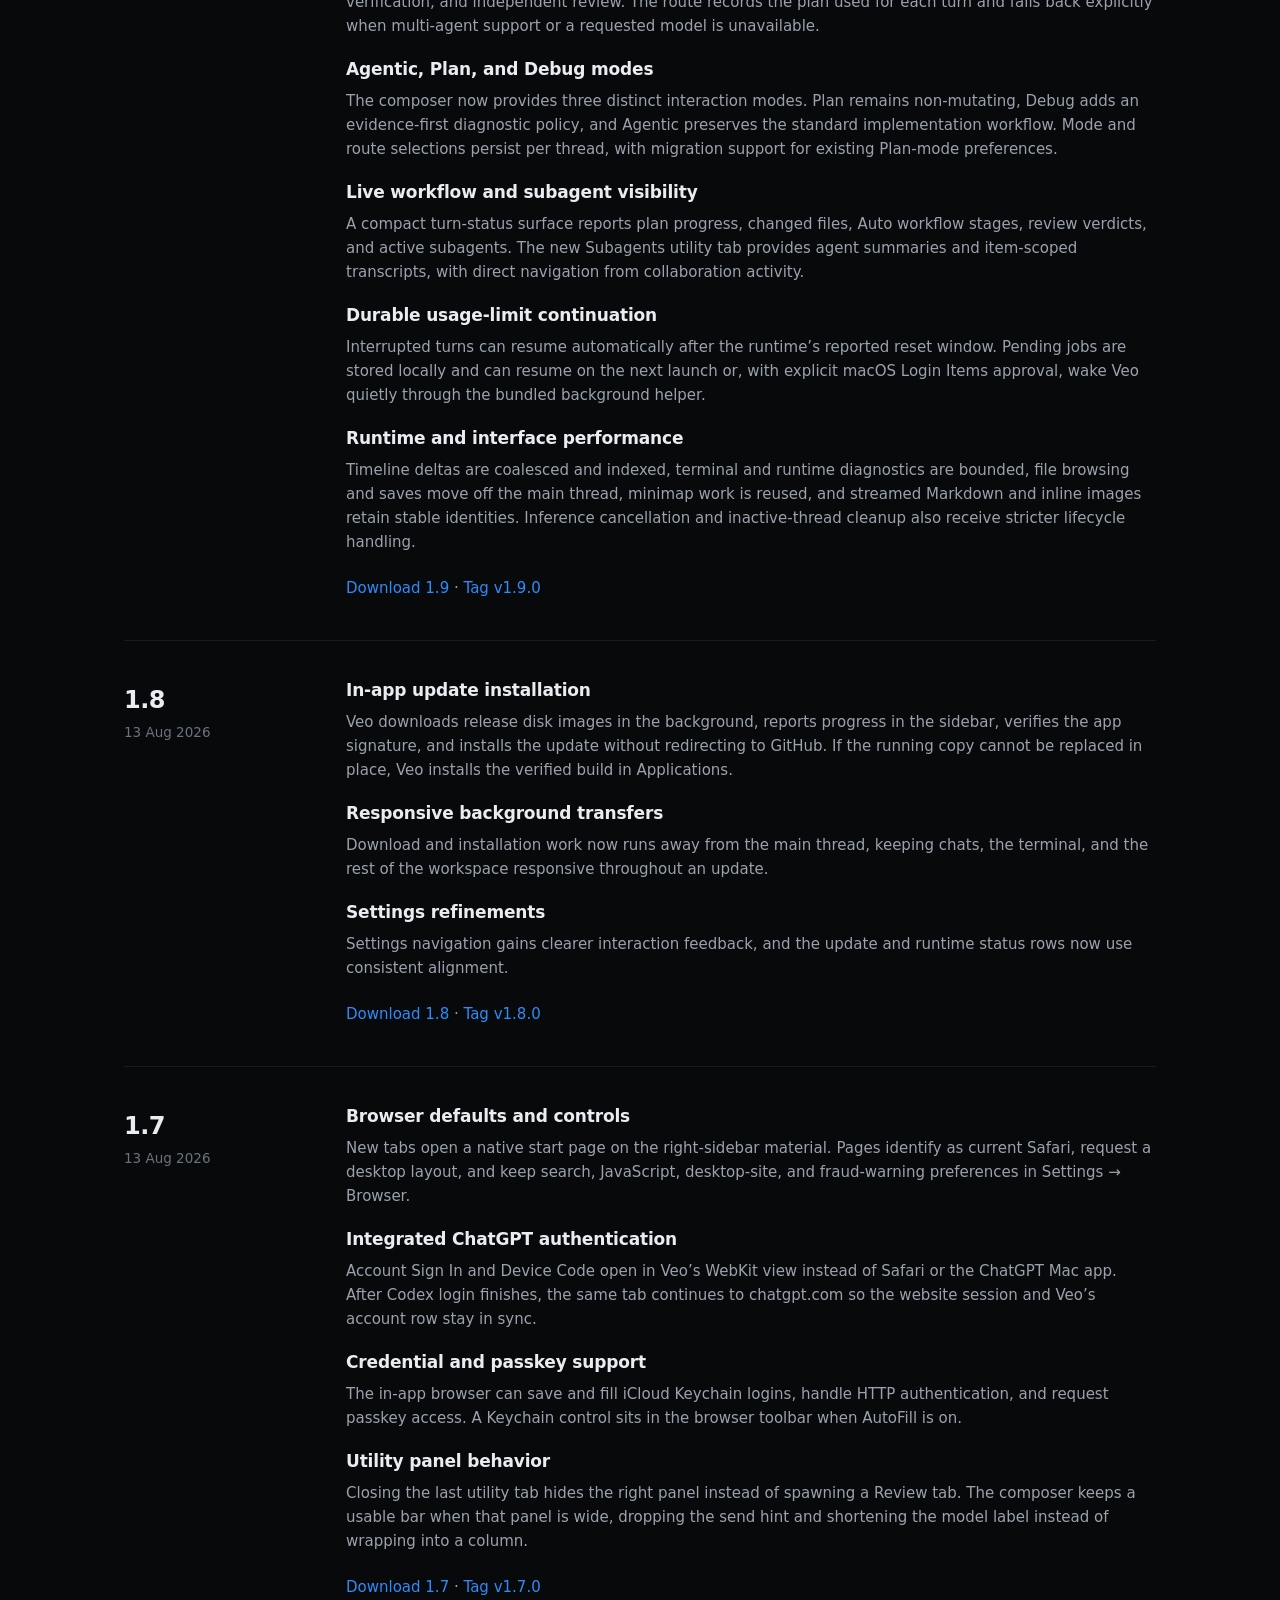
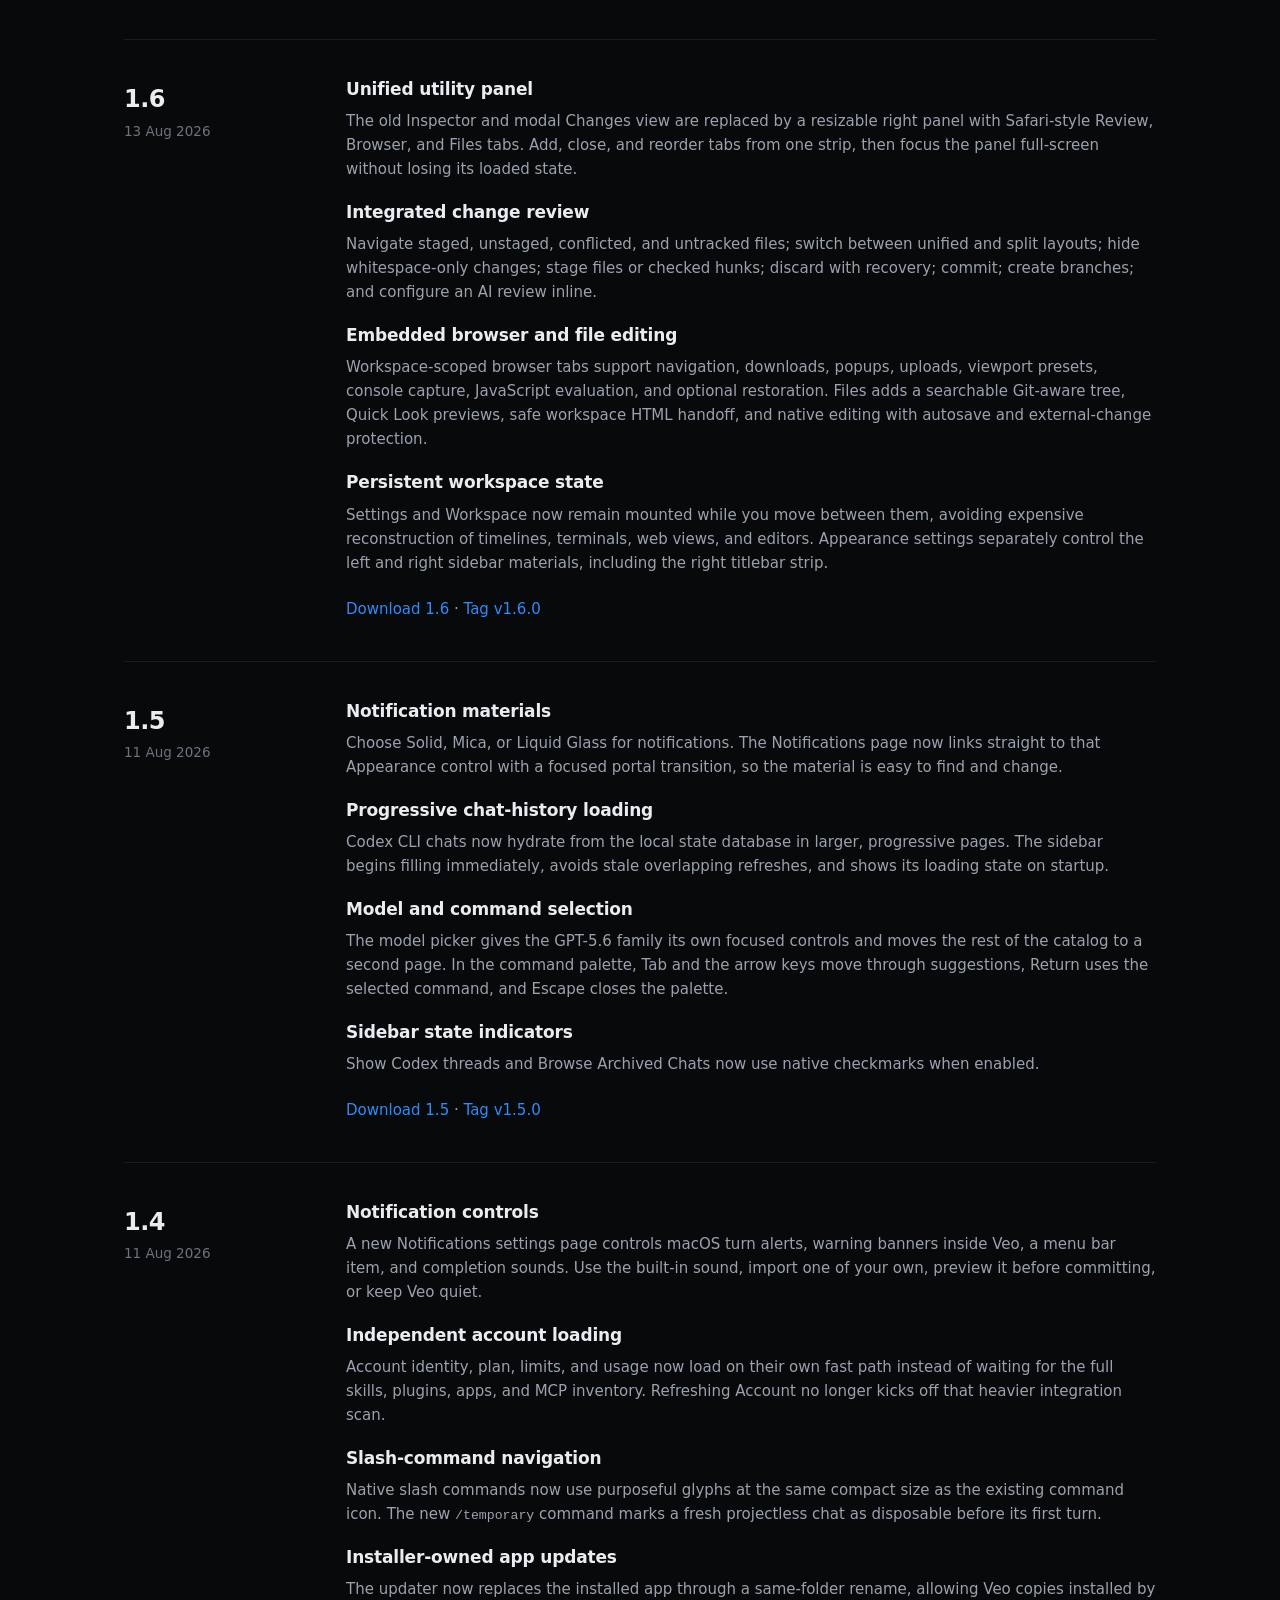
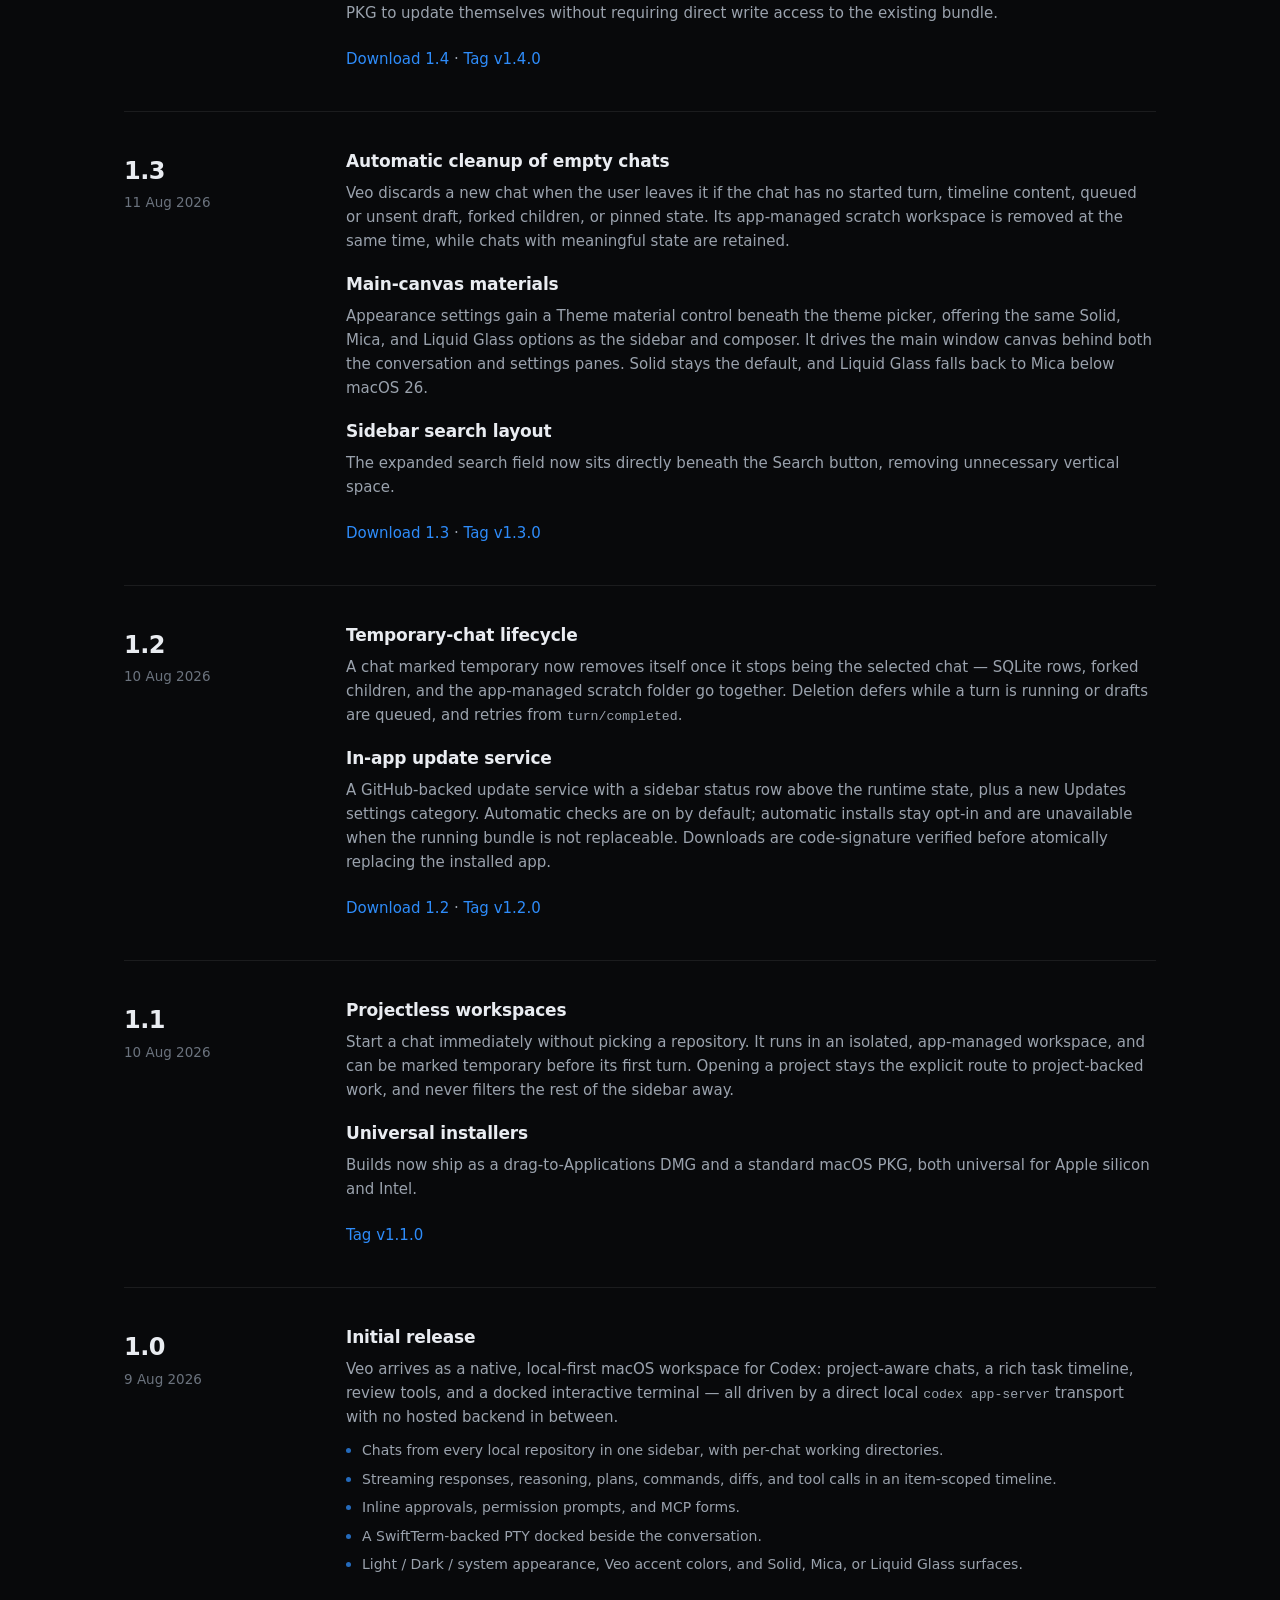
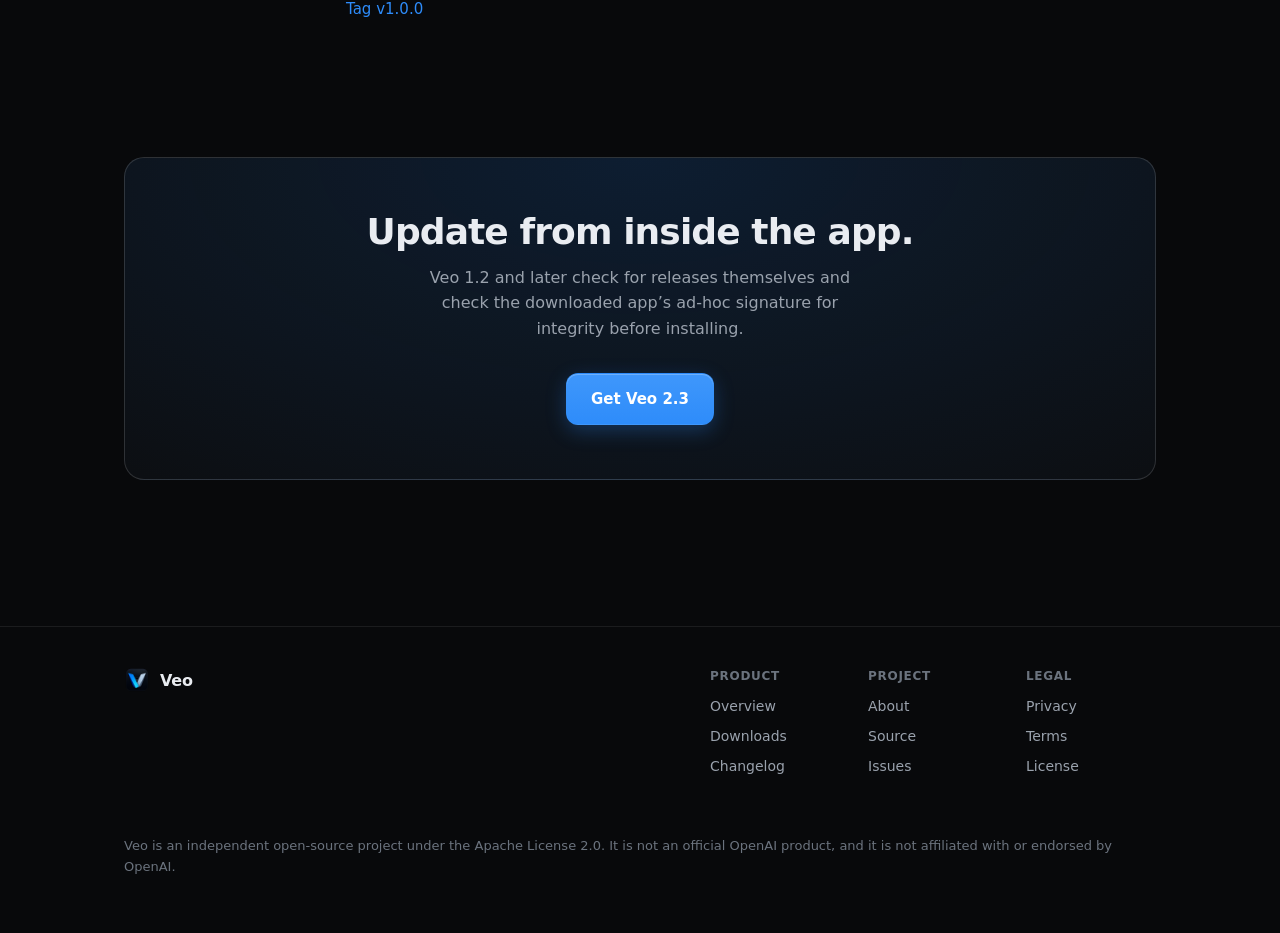
<file: docs/changelog.html>
<!DOCTYPE html>
<html lang="en">
<head>
<meta charset="utf-8">
<meta name="viewport" content="width=device-width, initial-scale=1">
<title>Changelog — Veo</title>
<meta name="description" content="What changed in each Veo release.">
<meta name="color-scheme" content="dark">
<link rel="icon" href="assets/favicon.png">
<link rel="stylesheet" href="styles.css?v=20260903-1">
</head>
<body>

<header class="nav">
  <div class="wrap nav-inner">
    <a class="brand" href="index.html"><img src="assets/veo-icon.png" alt=""> Veo</a>
    <nav class="nav-links">
      <a href="index.html">Overview</a>
      <a href="downloads.html">Downloads</a>
      <a href="changelog.html" class="active">Changelog</a>
      <a href="about.html">About</a>
      <a class="hide-sm" href="https://github.com/itsasheruwu/Veo">GitHub</a>
    </nav>
  </div>
</header>

<main>

<section class="page-head">
  <div class="wrap">
    <h1>Changelog</h1>
    <p class="lede">Every Veo release, newest first. Tags and installer assets live on <a href="https://github.com/itsasheruwu/Veo/releases" style="color:var(--accent)">GitHub Releases</a>.</p>
  </div>
</section>

<div class="wrap" style="padding-bottom:40px">

  <article class="release" id="v2-7-0">
    <div class="side">
      <div class="ver">2.7.0</div>
      <time class="date" datetime="2026-11-28">28 Nov 2026</time>
      <span class="tag">Latest Mac</span>
    </div>
    <div>
      <div class="block"><h3>Workspace and provider controls</h3><p>The chat canvas extends behind the toolbar. Select text in a reply to quote it, change workspace or provider below the composer, and switch between inspector or terminal tabs. Runtime and Account follow the active provider.</p></div>
      <p class="faint"><a href="https://github.com/itsasheruwu/Veo/releases/tag/v2.7.0" style="color:var(--accent)">GitHub release</a></p>
    </div>
  </article>

  <article class="release" id="v2-7-0-windows-beta-1">
    <div class="side">
      <div class="ver">Windows</div>
      <time class="date" datetime="2026-11-28">28 Nov 2026</time>
      <span class="tag">2.7.0 Beta 1</span>
    </div>
    <div>
      <div class="block"><h3>Native Windows workspace</h3><p>Inspector and terminal tabs share a sliding selection. The composer uses the Mac provider marks and pill spacing. Choose Solid, Mica, or Acrylic separately for each surface, and open Runtime or Account for the current provider.</p></div>
      <p class="faint"><a href="https://github.com/itsasheruwu/Veo/releases/tag/v2.7.0-windows-beta.1" style="color:var(--accent)">GitHub release</a></p>
    </div>
  </article>

  <article class="release" id="v2-6-1">
    <div class="side">
      <div class="ver">2.6.1</div>
      <time class="date" datetime="2026-11-25">25 Nov 2026</time>
      <span class="tag">Mac</span>
    </div>
    <div>
      <div class="block">
        <h3>Choose how a goal runs</h3>
        <p>Open the gear on the Goal pill to choose Provider-managed, Loop, or Gauntlet. Provider-managed uses the agent’s built-in Goal feature. Loop schedules follow-up checks. Gauntlet asks for a benchmark and uses an independent comparison to guide revisions.</p>
      </div>
      <div class="block">
        <h3>Refined composer menus</h3>
        <p>The Goal and Composer options menus open above their controls and keep option descriptions to one line.</p>
      </div>
      <p class="faint"><a href="downloads.html" style="color:var(--accent)">Download Veo 2.6.1 for Mac</a> · <a href="https://github.com/itsasheruwu/Veo/releases/tag/v2.6.1" style="color:var(--accent)">GitHub release</a></p>
    </div>
  </article>

  <article class="release" id="v2-6-1-windows-beta-7">
    <div class="side">
      <div class="ver">Windows</div>
      <time class="date" datetime="2026-11-25">25 Nov 2026</time>
      <span class="tag">2.6.1 Beta 7</span>
    </div>
    <div>
      <div class="block">
        <h3>Installer and in-app updates</h3>
        <p>Use Setup for a Start menu shortcut and updates through Veo. The portable ZIP remains available for manual installation.</p>
      </div>
      <div class="block">
        <h3>Browser and sidebars</h3>
        <p>The browser has a wider address field, a centered new-tab search, and a page that fills the panel. Projectless chats are grouped, and Review, Browser, Files, and Side chat fit in one row.</p>
      </div>
      <div class="block">
        <h3>Goals and chat activity</h3>
        <p>Choose Provider-managed, Loop, or Gauntlet from the Goal pill. The composer and Goal menus open above their controls, and related Roblox tool calls appear together in the chat timeline.</p>
      </div>
      <p class="faint"><a href="downloads.html#windows-beta" style="color:var(--accent)">Download the Windows beta</a> · <a href="https://github.com/itsasheruwu/Veo/releases/tag/v2.6.1-windows-beta.7" style="color:var(--accent)">GitHub prerelease</a></p>
    </div>
  </article>

  <article class="release" id="v2-6-0">
    <div class="side">
      <div class="ver">2.6.0</div>
      <time class="date" datetime="2026-11-25">25 Nov 2026</time>
    </div>
    <div>
      <div class="block">
        <h3>Dictate a draft</h3>
        <p>Use the mic beside Send or press <kbd>⌘⇧D</kbd>. Choose Apple Speech, local Whisper, or OpenAI with an API key in Settings → Voice. Dictation inserts text at the cursor.</p>
      </div>
      <div class="block">
        <h3>Welcome tour and provider setup</h3>
        <p>Choose an appearance, connect a local coding agent, and open a project in the compact welcome window. Set up and update supported agents from Settings → Providers.</p>
      </div>
      <div class="block">
        <h3>Composer and workspace</h3>
        <p>The Provider, Model, and Permissions pills keep their width while open, blur their labels completely, and resize on dismissal. Context usage moves beside Dictate. The workspace adds chat moves, a generated image gallery, live tool activity, Wild mode, and Roblox support.</p>
      </div>
      <p class="faint"><a href="https://github.com/itsasheruwu/Veo/releases/download/v2.6.0/Veo-2.6.0-macOS-universal.dmg" style="color:var(--accent)">Download Veo 2.6.0 for Mac</a> · <a href="https://github.com/itsasheruwu/Veo/releases/tag/v2.6.0" style="color:var(--accent)">GitHub release</a></p>
    </div>
  </article>

  <article class="release" id="v2-6-0-windows-beta-1">
    <div class="side">
      <div class="ver">Windows</div>
      <time class="date" datetime="2026-11-25">25 Nov 2026</time>
      <span class="tag">2.6.0 Beta 1</span>
    </div>
    <div>
      <div class="block">
        <h3>Native welcome tour and dictation</h3>
        <p>The Windows beta adds first-run setup, local provider connections and updates, live tool activity, and dictation with Windows Speech, local Whisper, or OpenAI. Press <kbd>Ctrl+Shift+D</kbd> to dictate.</p>
      </div>
      <div class="block">
        <h3>Updated composer</h3>
        <p>The Provider, Model, and Permissions pills blur their labels until dismissal. Context usage moves beside Dictate, and Auto Review is available on supported Codex versions.</p>
      </div>
      <p class="faint"><a href="https://github.com/itsasheruwu/Veo/releases/download/v2.6.0-windows-beta.1/Veo-2.6.0-beta.1-Windows-x64.zip" style="color:var(--accent)">Download Windows 2.6.0 Beta 1</a> · <a href="https://github.com/itsasheruwu/Veo/releases/tag/v2.6.0-windows-beta.1" style="color:var(--accent)">GitHub prerelease</a></p>
    </div>
  </article>

  <article class="release" id="v2-5-0">
    <div class="side">
      <div class="ver">2.5.0</div>
      <div class="date">19 Nov 2026</div>
    </div>
    <div>
      <div class="block">
        <h3>Slider / Advanced is the default picker</h3>
        <p>If the update switched your picker, a one-time preview lets you keep Slider / Advanced or switch back to Native. You can revisit the choice in Settings → Appearance.</p>
      </div>
      <div class="block">
        <h3>Elapsed time and diffs per turn</h3>
        <p>The live timer becomes a saved, expandable work summary. Review opens the diff for the turn that produced it.</p>
      </div>
      <div class="block">
        <h3>Follow-ups, inline context, and side chat</h3>
        <p>Expand the queue inside the composer, check context usage beside the model picker, and add references at your cursor. Press ↑ in an empty composer to recall a prompt or use <code>/btw</code> to ask a side question.</p>
      </div>
      <p class="faint"><a href="downloads.html" style="color:var(--accent)">Download Veo 2.5.0 for Mac</a> · <a href="https://github.com/itsasheruwu/Veo/releases/tag/v2.5.0" style="color:var(--accent)">GitHub release</a></p>
    </div>
  </article>

  <article class="release" id="v2-5-0-windows-beta-1">
    <div class="side">
      <div class="ver">Windows</div>
      <div class="date">19 Nov 2026</div>
      <span class="tag">2.5.0 Beta 1</span>
    </div>
    <div>
      <div class="block">
        <h3>Veo icon and updated chat</h3>
        <p>The Windows title bar shows the Veo icon and name. Slider / Advanced is the default picker, with the same one-time preview for users whose picker changed. This beta also brings the attached queue, context usage, turn review, and side chat to Windows.</p>
      </div>
      <p class="faint"><a href="downloads.html#windows-beta" style="color:var(--accent)">Download the Windows beta</a> · <a href="https://github.com/itsasheruwu/Veo/releases/tag/v2.5.0-windows-beta.1" style="color:var(--accent)">GitHub prerelease</a></p>
    </div>
  </article>

  <article class="release" id="v2-4-1">
    <div class="side">
      <div class="ver">2.4.1</div>
      <div class="date">19 Nov 2026</div>
    </div>
    <div>
      <div class="block">
        <h3>Ultrafast and plan-aware model details</h3>
        <p>The slider’s lightning button offers Standard, Fast, and Ultrafast where Codex makes them available. Model details show which speeds the selected model supports on your plan.</p>
      </div>
      <div class="block">
        <h3>Cleaner model menus</h3>
        <p>The 6.2, 6.1, and 6 families use dividers. Auto and Daybreak update the Advanced menu in place. GPT-5.6 is off by default and can be enabled under Settings → General → Models.</p>
      </div>
      <div class="block">
        <h3>Settings and composer polish</h3>
        <p>Settings category descriptions and toggle alignment are restored. Plan, Debug, and Goal sit beside Send and can be dismissed individually.</p>
      </div>
      <div class="block">
        <p class="faint"><a href="https://github.com/itsasheruwu/Veo/releases/download/v2.4.1/Veo-2.4.1-macOS-universal.dmg" style="color:var(--accent)">Download Veo 2.4.1 for Mac</a> · <a href="https://github.com/itsasheruwu/Veo/releases/tag/v2.4.1" style="color:var(--accent)">GitHub release</a></p>
      </div>
    </div>
  </article>

  <article class="release" id="v2-4-1-windows-beta-1">
    <div class="side">
      <div class="ver">Windows</div>
      <div class="date">19 Nov 2026</div>
      <span class="tag">Beta 1</span>
    </div>
    <div>
      <div class="block">
        <h3>First public Windows beta</h3>
        <p>Try the native WinUI workspace on Windows 11 x64, with local Codex chats, a docked terminal, and the Mac-style plus menu and model picker.</p>
      </div>
      <div class="block">
        <p class="faint"><a href="https://github.com/itsasheruwu/Veo/releases/download/v2.4.1-windows-beta.1/Veo-2.4.1-beta.1-Windows-x64.zip" style="color:var(--accent)">Download the 2.4.1 Windows beta</a> · <a href="https://github.com/itsasheruwu/Veo/releases/tag/v2.4.1-windows-beta.1" style="color:var(--accent)">GitHub prerelease</a></p>
      </div>
    </div>
  </article>

  <article class="release" id="v2-4-0">
    <div class="side">
      <div class="ver">2.4</div>
      <div class="date">18 Nov 2026</div>
    </div>
    <div>
      <div class="block">
        <h3>Dedicated GPT-6.2 and GPT-6.1 model groups</h3>
        <p>Find GPT-6.2 Sol and Astra in the 6.2 section and GPT-6.1 Sol and Terra in the 6.1 section of either model picker. The available models, reasoning levels, and speeds come from your local Codex runtime.</p>
      </div>
      <div class="block">
        <h3>Daybreak toggle</h3>
        <p>Use the Daybreak toggle in the model picker when your local Codex runtime reports Daybreak Blue access for the selected model. Choose a supported model directly to use Daybreak.</p>
      </div>
      <div class="block">
        <h3>Manage macOS permissions in one place</h3>
        <p>Open Manage Permissions to check or request access to notifications and the microphone. If access is off, the panel takes you to the relevant page in System Settings.</p>
      </div>
      <div class="block">
        <h3>Smoother live chats</h3>
        <p>Veo parses Codex responses in the background and processes bursts of updates in batches. It also reuses rendered Markdown and attachment thumbnails to cut down on work during long turns.</p>
      </div>
      <div class="block">
        <h3>More room in compact windows</h3>
        <p>The utility panel can take over the chat area in narrow windows, with a Back to chat button. The composer keeps its primary controls within reach, and you can resize the terminal splits or utility panel with the keyboard.</p>
      </div>
      <div class="block">
        <h3>Clearer recovery in Review, Files, and Browser</h3>
        <p>Review offers a refresh when a diff fails to load. Files keeps unsaved edits when a file changes on disk and lets you choose whether to reload or overwrite. Browser tabs offer a retry when a page fails to load.</p>
      </div>
      <div class="block">
        <p class="faint"><a href="https://github.com/itsasheruwu/Veo/releases/download/v2.4.0/Veo-2.4-macOS-universal.dmg" style="color:var(--accent)">Download 2.4</a> · <a href="https://github.com/itsasheruwu/Veo/releases/tag/v2.4.0" style="color:var(--accent)">Tag v2.4.0</a></p>
      </div>
    </div>
  </article>

  <article class="release" id="v2-3-0">
    <div class="side">
      <div class="ver">2.3</div>
      <div class="date">24 Sep 2026</div>
    </div>
    <div>
      <div class="block">
        <h3>Auto chooses once, then stays put</h3>
        <p>Opt into first-turn Auto routing to choose a model, reasoning effort, and speed from the models you have enabled. Use Jev with your own API key or your configured Utility model. The chosen route stays with the chat, with controls for Fast mode and Ultra reasoning and a visible fallback if routing is unavailable. Jev sends up to the first 24,000 characters of the first prompt to TypeSafe AI.</p>
      </div>
      <div class="block">
        <h3>GPT-6 family routing</h3>
        <p>GPT-6 Sol and Luna join Astra in the picker when available. The new 6 Auto route can coordinate the family for implementation, escalation, and review, while retaining explicit single-model fallbacks if multi-agent support or a variant is unavailable.</p>
      </div>
      <div class="block">
        <h3>Context and provider controls</h3>
        <p>Set a supported model’s context window from presets or a custom token count, with model-specific limits and a return to default. Provider model metadata now supplies context limits where available. Grok 4.7 and its Fast variant gain more reliable catalog and request handling.</p>
      </div>
      <div class="block">
        <p class="faint"><a href="https://github.com/itsasheruwu/Veo/releases/download/v2.3.0/Veo-2.3-macOS-universal.dmg" style="color:var(--accent)">Download 2.3</a> · <a href="https://github.com/itsasheruwu/Veo/releases/tag/v2.3.0" style="color:var(--accent)">Tag v2.3.0</a></p>
      </div>
    </div>
  </article>

  <article class="release" id="v2-2-0">
    <div class="side">
      <div class="ver">2.2</div>
      <div class="date">18 Sep 2026</div>
    </div>
    <div>
      <div class="block">
        <h3>Models you bring into Veo</h3>
        <p>Connect Anthropic, DeepSeek, xAI/Grok, Kimi, OpenRouter, or a custom OpenAI-compatible endpoint without writing Codex CLI config. Sign in with Grok or Kimi Code through OAuth, keep keys in Veo’s Keychain, and hide models from the composer with the enabled-models list.</p>
      </div>
      <div class="block">
        <h3>Project workflows</h3>
        <p>Per-project model and reasoning defaults, named shell actions with shortcuts, isolated Git worktrees, Review comments on patch lines, GitHub pull-request status, a prompt library, and quoted assistant passages with source navigation.</p>
      </div>
      <div class="block">
        <h3>Checkpoints and Edit from here</h3>
        <p>Restore an earlier prompt and later conversation from paginated Codex history. Optional per-project workspace checkpoints restore tracked files and the staged split from Review, with recovery copies when restoration is refused.</p>
      </div>
      <div class="block">
        <h3>Questions while the agent keeps going</h3>
        <p>GPT-6 Astra can ask from above the composer without stopping the turn. Choose a suggestion or type an answer, send to steer, or dismiss. Drafts survive restarts and enter the normal retryable queue.</p>
      </div>
      <div class="block">
        <h3>Terminal, composer, and newer Codex workflows</h3>
        <p>Drop files onto a terminal pane to insert quoted paths. Customize command shortcuts in Settings. When the connected CLI supports it, Veo surfaces background agent terminals, live turn settings, and richer approval review, with smoother streamed Markdown.</p>
      </div>
      <div class="block">
        <p class="faint"><a href="https://github.com/itsasheruwu/Veo/releases/download/v2.2.0/Veo-2.2-macOS-universal.dmg" style="color:var(--accent)">Download 2.2</a> · <a href="https://github.com/itsasheruwu/Veo/releases/tag/v2.2.0" style="color:var(--accent)">Tag v2.2.0</a></p>
      </div>
    </div>
  </article>

  <article class="release" id="v2-1-0">
    <div class="side">
      <div class="ver">2.1</div>
      <div class="date">3 Sep 2026</div>
    </div>
    <div>
      <div class="block">
        <h3>Recovery that keeps your context</h3>
        <p>Failed turns now offer useful next steps instead of dead ends. Veo can safely retry queued work after refreshing the task, restore a failed message and its attachments to the composer for review, reload models or chats, reconnect the local runtime, and open the relevant settings.</p>
      </div>
      <div class="block">
        <h3>Release history inside Veo</h3>
        <p>Settings → Updates now renders release notes from GitHub with readable Markdown, dates, a fixed-height history, timeline jump controls, and version labels on hover.</p>
      </div>
      <div class="block">
        <h3>A calmer workspace</h3>
        <p>The composer reserves the space it actually needs, turn dividers make long tasks easier to scan, search has a clear empty state, sidebar selection is more considered, and project picking is cleaner. Access controls also use clearer symbols and tint while motion respects Reduce Motion.</p>
      </div>
      <div class="block">
        <h3>Distinct GPT-5.6 identities</h3>
        <p>Sol, Terra, and Luna now carry sun, globe, and moon marks in the model picker. Auto combines all three in a compact cluster, while Fast mode keeps its independent bolt indicator.</p>
      </div>
      <div class="block">
        <h3>Local builds without provisioning</h3>
        <p>Release packaging now uses manual ad-hoc signing without requesting an unsupported passkey entitlement. Keychain password AutoFill remains available.</p>
      </div>
      <div class="block">
        <p class="faint"><a href="downloads.html" style="color:var(--accent)">Download 2.1</a> · <a href="https://github.com/itsasheruwu/Veo/releases/tag/v2.1.0" style="color:var(--accent)">Tag v2.1.0</a></p>
      </div>
    </div>
  </article>

  <article class="release" id="v2-0-0">
    <div class="side">
      <div class="ver">2.0</div>
      <div class="date">20 Aug 2026</div>
    </div>
    <div>
      <div class="block">
        <h3>Plans and inline decisions</h3>
        <p>Completed plans become persistent, editable documents with lifecycle status and one-click implementation. Codex questions move into the composer with choices, notes, secret responses, skipping, and a local timeline receipt.</p>
      </div>
      <div class="block">
        <h3>A terminal workspace</h3>
        <p>The docked PTY expands into a multi-session workspace with up to six panes, presets, resizing, rearranging, and sessions that survive hiding.</p>
      </div>
      <div class="block">
        <h3>Sharper model and image workflows</h3>
        <p>Model, Effort, and Speed share one advanced picker. Models without vision input can use the configured Utility model for private image analysis, passing only bounded visual context into the turn.</p>
      </div>
      <div class="block">
        <h3>Richer live work</h3>
        <p>Veo 2.0 adds smoother streamed Markdown, clearer completion transitions, collapsible viewed-image thumbnails, faster newline parsing, and tighter active-turn scoping.</p>
      </div>
      <div class="block">
        <p class="faint"><a href="https://github.com/itsasheruwu/Veo/releases/tag/v2.0.0" style="color:var(--accent)">Tag v2.0.0</a></p>
      </div>
    </div>
  </article>

  <article class="release" id="v1-9-0">
    <div class="side">
      <div class="ver">1.9</div>
      <div class="date">15 Aug 2026</div>
    </div>
    <div>
      <div class="block">
        <h3>GPT-5.6 Auto routing</h3>
        <p>A new Auto route coordinates GPT-5.6 Sol, Luna, and Terra across architecture, implementation, escalation, verification, and independent review. The route records the plan used for each turn and falls back explicitly when multi-agent support or a requested model is unavailable.</p>
      </div>
      <div class="block">
        <h3>Agentic, Plan, and Debug modes</h3>
        <p>The composer now provides three distinct interaction modes. Plan remains non-mutating, Debug adds an evidence-first diagnostic policy, and Agentic preserves the standard implementation workflow. Mode and route selections persist per thread, with migration support for existing Plan-mode preferences.</p>
      </div>
      <div class="block">
        <h3>Live workflow and subagent visibility</h3>
        <p>A compact turn-status surface reports plan progress, changed files, Auto workflow stages, review verdicts, and active subagents. The new Subagents utility tab provides agent summaries and item-scoped transcripts, with direct navigation from collaboration activity.</p>
      </div>
      <div class="block">
        <h3>Durable usage-limit continuation</h3>
        <p>Interrupted turns can resume automatically after the runtime’s reported reset window. Pending jobs are stored locally and can resume on the next launch or, with explicit macOS Login Items approval, wake Veo quietly through the bundled background helper.</p>
      </div>
      <div class="block">
        <h3>Runtime and interface performance</h3>
        <p>Timeline deltas are coalesced and indexed, terminal and runtime diagnostics are bounded, file browsing and saves move off the main thread, minimap work is reused, and streamed Markdown and inline images retain stable identities. Inference cancellation and inactive-thread cleanup also receive stricter lifecycle handling.</p>
      </div>
      <div class="block">
        <p class="faint"><a href="downloads.html" style="color:var(--accent)">Download 1.9</a> · <a href="https://github.com/itsasheruwu/Veo/releases/tag/v1.9.0" style="color:var(--accent)">Tag v1.9.0</a></p>
      </div>
    </div>
  </article>

  <article class="release" id="v1-8-0">
    <div class="side">
      <div class="ver">1.8</div>
      <div class="date">13 Aug 2026</div>
    </div>
    <div>
      <div class="block">
        <h3>In-app update installation</h3>
        <p>Veo downloads release disk images in the background, reports progress in the sidebar, verifies the app signature, and installs the update without redirecting to GitHub. If the running copy cannot be replaced in place, Veo installs the verified build in Applications.</p>
      </div>
      <div class="block">
        <h3>Responsive background transfers</h3>
        <p>Download and installation work now runs away from the main thread, keeping chats, the terminal, and the rest of the workspace responsive throughout an update.</p>
      </div>
      <div class="block">
        <h3>Settings refinements</h3>
        <p>Settings navigation gains clearer interaction feedback, and the update and runtime status rows now use consistent alignment.</p>
      </div>
      <div class="block">
        <p class="faint"><a href="downloads.html" style="color:var(--accent)">Download 1.8</a> · <a href="https://github.com/itsasheruwu/Veo/releases/tag/v1.8.0" style="color:var(--accent)">Tag v1.8.0</a></p>
      </div>
    </div>
  </article>

  <article class="release" id="v1-7-0">
    <div class="side">
      <div class="ver">1.7</div>
      <div class="date">13 Aug 2026</div>
    </div>
    <div>
      <div class="block">
        <h3>Browser defaults and controls</h3>
        <p>New tabs open a native start page on the right-sidebar material. Pages identify as current Safari, request a desktop layout, and keep search, JavaScript, desktop-site, and fraud-warning preferences in Settings → Browser.</p>
      </div>
      <div class="block">
        <h3>Integrated ChatGPT authentication</h3>
        <p>Account Sign In and Device Code open in Veo’s WebKit view instead of Safari or the ChatGPT Mac app. After Codex login finishes, the same tab continues to chatgpt.com so the website session and Veo’s account row stay in sync.</p>
      </div>
      <div class="block">
        <h3>Credential and passkey support</h3>
        <p>The in-app browser can save and fill iCloud Keychain logins, handle HTTP authentication, and request passkey access. A Keychain control sits in the browser toolbar when AutoFill is on.</p>
      </div>
      <div class="block">
        <h3>Utility panel behavior</h3>
        <p>Closing the last utility tab hides the right panel instead of spawning a Review tab. The composer keeps a usable bar when that panel is wide, dropping the send hint and shortening the model label instead of wrapping into a column.</p>
      </div>
      <div class="block">
        <p class="faint"><a href="downloads.html" style="color:var(--accent)">Download 1.7</a> · <a href="https://github.com/itsasheruwu/Veo/releases/tag/v1.7.0" style="color:var(--accent)">Tag v1.7.0</a></p>
      </div>
    </div>
  </article>

  <article class="release" id="v1-6-0">
    <div class="side">
      <div class="ver">1.6</div>
      <div class="date">13 Aug 2026</div>
    </div>
    <div>
      <div class="block">
        <h3>Unified utility panel</h3>
        <p>The old Inspector and modal Changes view are replaced by a resizable right panel with Safari-style Review, Browser, and Files tabs. Add, close, and reorder tabs from one strip, then focus the panel full-screen without losing its loaded state.</p>
      </div>
      <div class="block">
        <h3>Integrated change review</h3>
        <p>Navigate staged, unstaged, conflicted, and untracked files; switch between unified and split layouts; hide whitespace-only changes; stage files or checked hunks; discard with recovery; commit; create branches; and configure an AI review inline.</p>
      </div>
      <div class="block">
        <h3>Embedded browser and file editing</h3>
        <p>Workspace-scoped browser tabs support navigation, downloads, popups, uploads, viewport presets, console capture, JavaScript evaluation, and optional restoration. Files adds a searchable Git-aware tree, Quick Look previews, safe workspace HTML handoff, and native editing with autosave and external-change protection.</p>
      </div>
      <div class="block">
        <h3>Persistent workspace state</h3>
        <p>Settings and Workspace now remain mounted while you move between them, avoiding expensive reconstruction of timelines, terminals, web views, and editors. Appearance settings separately control the left and right sidebar materials, including the right titlebar strip.</p>
      </div>
      <div class="block">
        <p class="faint"><a href="downloads.html" style="color:var(--accent)">Download 1.6</a> · <a href="https://github.com/itsasheruwu/Veo/releases/tag/v1.6.0" style="color:var(--accent)">Tag v1.6.0</a></p>
      </div>
    </div>
  </article>

  <article class="release" id="v1-5-0">
    <div class="side">
      <div class="ver">1.5</div>
      <div class="date">11 Aug 2026</div>
    </div>
    <div>
      <div class="block">
        <h3>Notification materials</h3>
        <p>Choose Solid, Mica, or Liquid Glass for notifications. The Notifications page now links straight to that Appearance control with a focused portal transition, so the material is easy to find and change.</p>
      </div>
      <div class="block">
        <h3>Progressive chat-history loading</h3>
        <p>Codex CLI chats now hydrate from the local state database in larger, progressive pages. The sidebar begins filling immediately, avoids stale overlapping refreshes, and shows its loading state on startup.</p>
      </div>
      <div class="block">
        <h3>Model and command selection</h3>
        <p>The model picker gives the GPT-5.6 family its own focused controls and moves the rest of the catalog to a second page. In the command palette, Tab and the arrow keys move through suggestions, Return uses the selected command, and Escape closes the palette.</p>
      </div>
      <div class="block">
        <h3>Sidebar state indicators</h3>
        <p>Show Codex threads and Browse Archived Chats now use native checkmarks when enabled.</p>
      </div>
      <div class="block">
        <p class="faint"><a href="downloads.html" style="color:var(--accent)">Download 1.5</a> · <a href="https://github.com/itsasheruwu/Veo/releases/tag/v1.5.0" style="color:var(--accent)">Tag v1.5.0</a></p>
      </div>
    </div>
  </article>

  <article class="release" id="v1-4-0">
    <div class="side">
      <div class="ver">1.4</div>
      <div class="date">11 Aug 2026</div>
    </div>
    <div>
      <div class="block">
        <h3>Notification controls</h3>
        <p>A new Notifications settings page controls macOS turn alerts, warning banners inside Veo, a menu bar item, and completion sounds. Use the built-in sound, import one of your own, preview it before committing, or keep Veo quiet.</p>
      </div>
      <div class="block">
        <h3>Independent account loading</h3>
        <p>Account identity, plan, limits, and usage now load on their own fast path instead of waiting for the full skills, plugins, apps, and MCP inventory. Refreshing Account no longer kicks off that heavier integration scan.</p>
      </div>
      <div class="block">
        <h3>Slash-command navigation</h3>
        <p>Native slash commands now use purposeful glyphs at the same compact size as the existing command icon. The new <code>/temporary</code> command marks a fresh projectless chat as disposable before its first turn.</p>
      </div>
      <div class="block">
        <h3>Installer-owned app updates</h3>
        <p>The updater now replaces the installed app through a same-folder rename, allowing Veo copies installed by PKG to update themselves without requiring direct write access to the existing bundle.</p>
      </div>
      <div class="block">
        <p class="faint"><a href="downloads.html" style="color:var(--accent)">Download 1.4</a> · <a href="https://github.com/itsasheruwu/Veo/releases/tag/v1.4.0" style="color:var(--accent)">Tag v1.4.0</a></p>
      </div>
    </div>
  </article>

  <article class="release" id="v1-3-0">
    <div class="side">
      <div class="ver">1.3</div>
      <div class="date">11 Aug 2026</div>
    </div>
    <div>
      <div class="block">
        <h3>Automatic cleanup of empty chats</h3>
        <p>Veo discards a new chat when the user leaves it if the chat has no started turn, timeline content, queued or unsent draft, forked children, or pinned state. Its app-managed scratch workspace is removed at the same time, while chats with meaningful state are retained.</p>
      </div>
      <div class="block">
        <h3>Main-canvas materials</h3>
        <p>Appearance settings gain a Theme material control beneath the theme picker, offering the same Solid, Mica, and Liquid Glass options as the sidebar and composer. It drives the main window canvas behind both the conversation and settings panes. Solid stays the default, and Liquid Glass falls back to Mica below macOS 26.</p>
      </div>
      <div class="block">
        <h3>Sidebar search layout</h3>
        <p>The expanded search field now sits directly beneath the Search button, removing unnecessary vertical space.</p>
      </div>
      <div class="block">
        <p class="faint"><a href="downloads.html" style="color:var(--accent)">Download 1.3</a> · <a href="https://github.com/itsasheruwu/Veo/releases/tag/v1.3.0" style="color:var(--accent)">Tag v1.3.0</a></p>
      </div>
    </div>
  </article>

  <article class="release" id="v1-2-0">
    <div class="side">
      <div class="ver">1.2</div>
      <div class="date">10 Aug 2026</div>
    </div>
    <div>
      <div class="block">
        <h3>Temporary-chat lifecycle</h3>
        <p>A chat marked temporary now removes itself once it stops being the selected chat — SQLite rows, forked children, and the app-managed scratch folder go together. Deletion defers while a turn is running or drafts are queued, and retries from <code>turn/completed</code>.</p>
      </div>
      <div class="block">
        <h3>In-app update service</h3>
        <p>A GitHub-backed update service with a sidebar status row above the runtime state, plus a new Updates settings category. Automatic checks are on by default; automatic installs stay opt-in and are unavailable when the running bundle is not replaceable. Downloads are code-signature verified before atomically replacing the installed app.</p>
      </div>
      <div class="block">
        <p class="faint"><a href="downloads.html" style="color:var(--accent)">Download 1.2</a> · <a href="https://github.com/itsasheruwu/Veo/releases/tag/v1.2.0" style="color:var(--accent)">Tag v1.2.0</a></p>
      </div>
    </div>
  </article>

  <article class="release" id="v1-1-0">
    <div class="side">
      <div class="ver">1.1</div>
      <div class="date">10 Aug 2026</div>
    </div>
    <div>
      <div class="block">
        <h3>Projectless workspaces</h3>
        <p>Start a chat immediately without picking a repository. It runs in an isolated, app-managed workspace, and can be marked temporary before its first turn. Opening a project stays the explicit route to project-backed work, and never filters the rest of the sidebar away.</p>
      </div>
      <div class="block">
        <h3>Universal installers</h3>
        <p>Builds now ship as a drag-to-Applications DMG and a standard macOS PKG, both universal for Apple silicon and Intel.</p>
      </div>
      <div class="block">
        <p class="faint"><a href="https://github.com/itsasheruwu/Veo/releases/tag/v1.1.0" style="color:var(--accent)">Tag v1.1.0</a></p>
      </div>
    </div>
  </article>

  <article class="release" id="v1-0-0">
    <div class="side">
      <div class="ver">1.0</div>
      <div class="date">9 Aug 2026</div>
    </div>
    <div>
      <div class="block">
        <h3>Initial release</h3>
        <p>Veo arrives as a native, local-first macOS workspace for Codex: project-aware chats, a rich task timeline, review tools, and a docked interactive terminal — all driven by a direct local <code>codex app-server</code> transport with no hosted backend in between.</p>
        <ul class="bullets">
          <li>Chats from every local repository in one sidebar, with per-chat working directories.</li>
          <li>Streaming responses, reasoning, plans, commands, diffs, and tool calls in an item-scoped timeline.</li>
          <li>Inline approvals, permission prompts, and MCP forms.</li>
          <li>A SwiftTerm-backed PTY docked beside the conversation.</li>
          <li>Light / Dark / system appearance, Veo accent colors, and Solid, Mica, or Liquid Glass surfaces.</li>
        </ul>
      </div>
      <div class="block">
        <p class="faint"><a href="https://github.com/itsasheruwu/Veo/releases/tag/v1.0.0" style="color:var(--accent)">Tag v1.0.0</a></p>
      </div>
    </div>
  </article>

</div>

<section class="section-tight">
  <div class="wrap">
    <div class="cta">
      <h2>Update from inside the app.</h2>
      <p>Veo 1.2 and later check for releases themselves and check the downloaded app’s ad-hoc signature for integrity before installing.</p>
      <div class="hero-actions" style="margin-bottom:0">
        <a class="btn btn-primary btn-lg" href="downloads.html">Get Veo 2.3</a>
      </div>
    </div>
  </div>
</section>

</main>

<footer class="footer">
  <div class="wrap footer-inner">
    <a class="brand" href="index.html"><img src="assets/veo-icon.png" alt=""> Veo</a>
    <nav>
      <b>Product</b>
      <a href="index.html">Overview</a>
      <a href="downloads.html">Downloads</a>
      <a href="changelog.html">Changelog</a>
    </nav>
    <nav>
      <b>Project</b>
      <a href="about.html">About</a>
      <a href="https://github.com/itsasheruwu/Veo">Source</a>
      <a href="https://github.com/itsasheruwu/Veo/issues">Issues</a>
    </nav>
    <nav>
      <b>Legal</b>
      <a href="https://github.com/itsasheruwu/Veo/blob/main/Legal/PRIVACY_POLICY.md">Privacy</a>
      <a href="https://github.com/itsasheruwu/Veo/blob/main/Legal/TERMS_OF_USE.md">Terms</a>
      <a href="https://github.com/itsasheruwu/Veo/blob/main/LICENSE">License</a>
    </nav>
    <p class="fine">Veo is an independent open-source project under the Apache License 2.0. It is not an official OpenAI product, and it is not affiliated with or endorsed by OpenAI.</p>
  </div>
</footer>

</body>
</html>
</file>
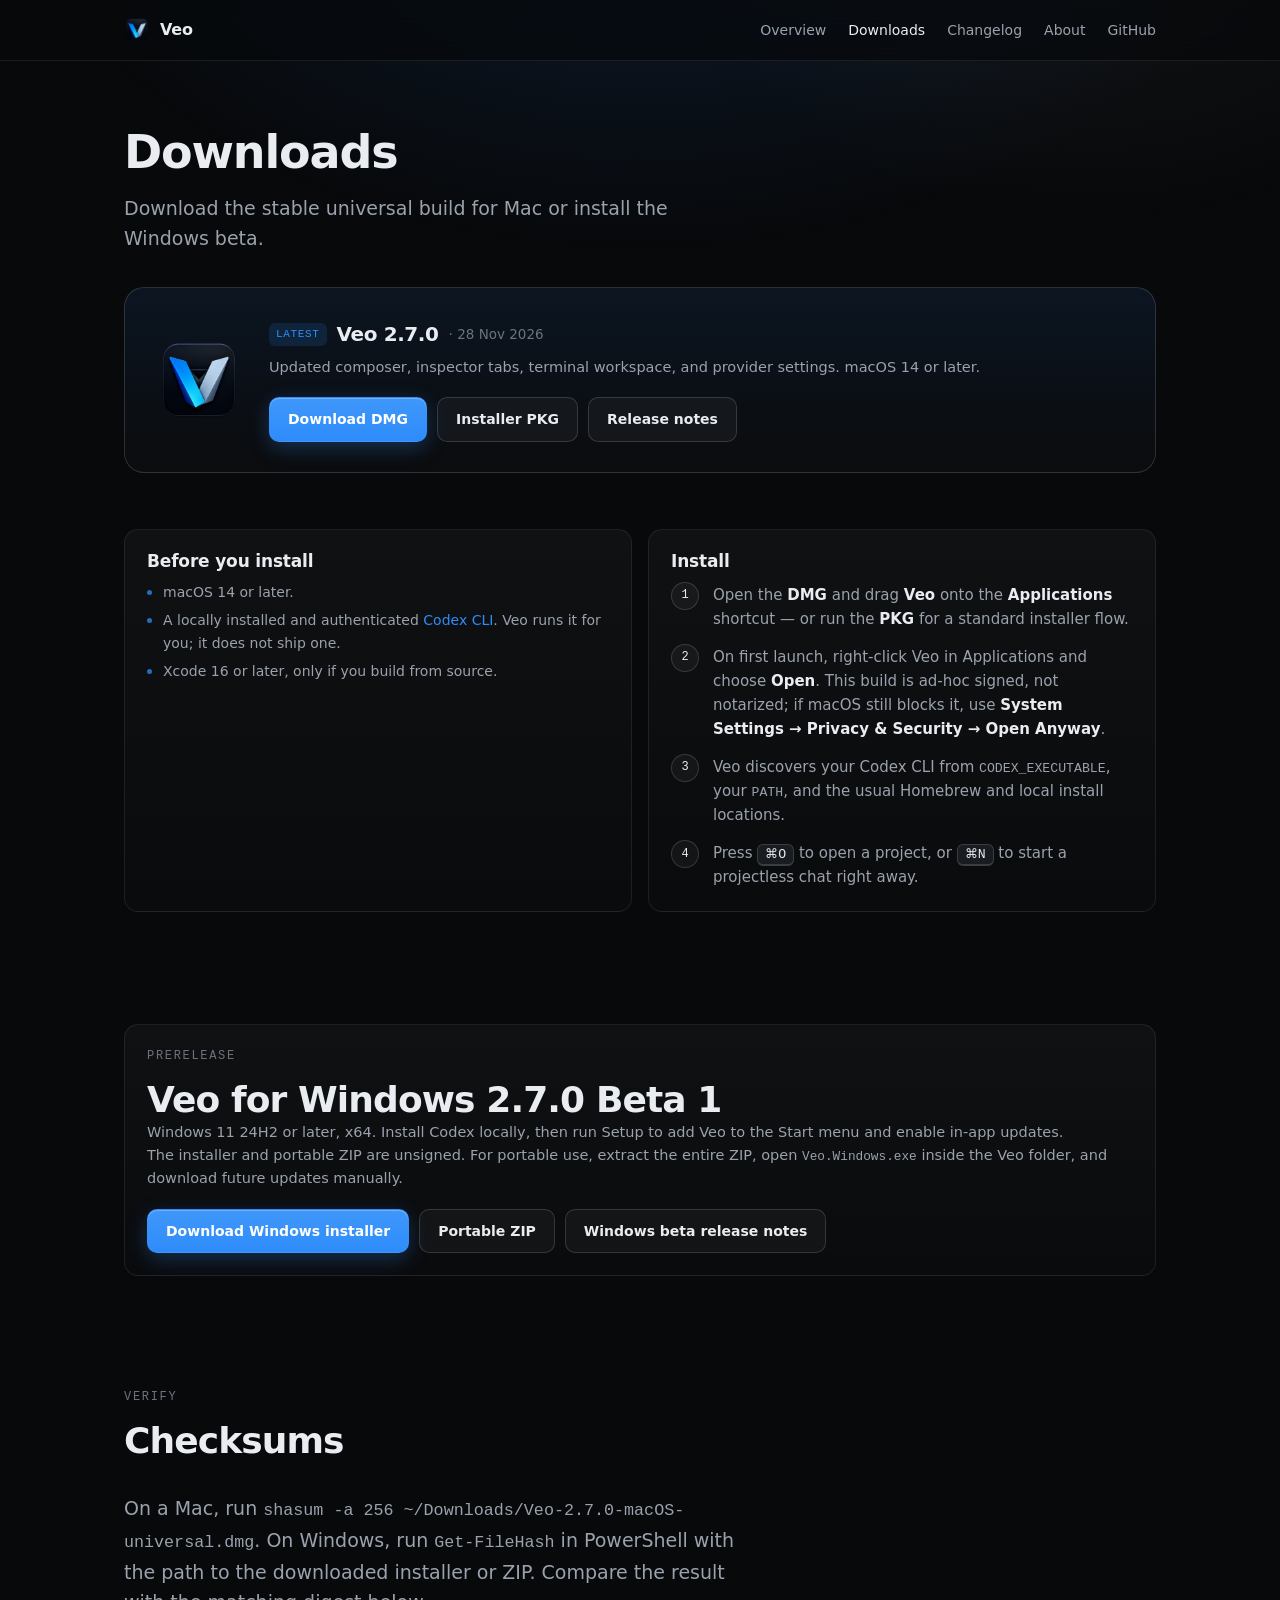
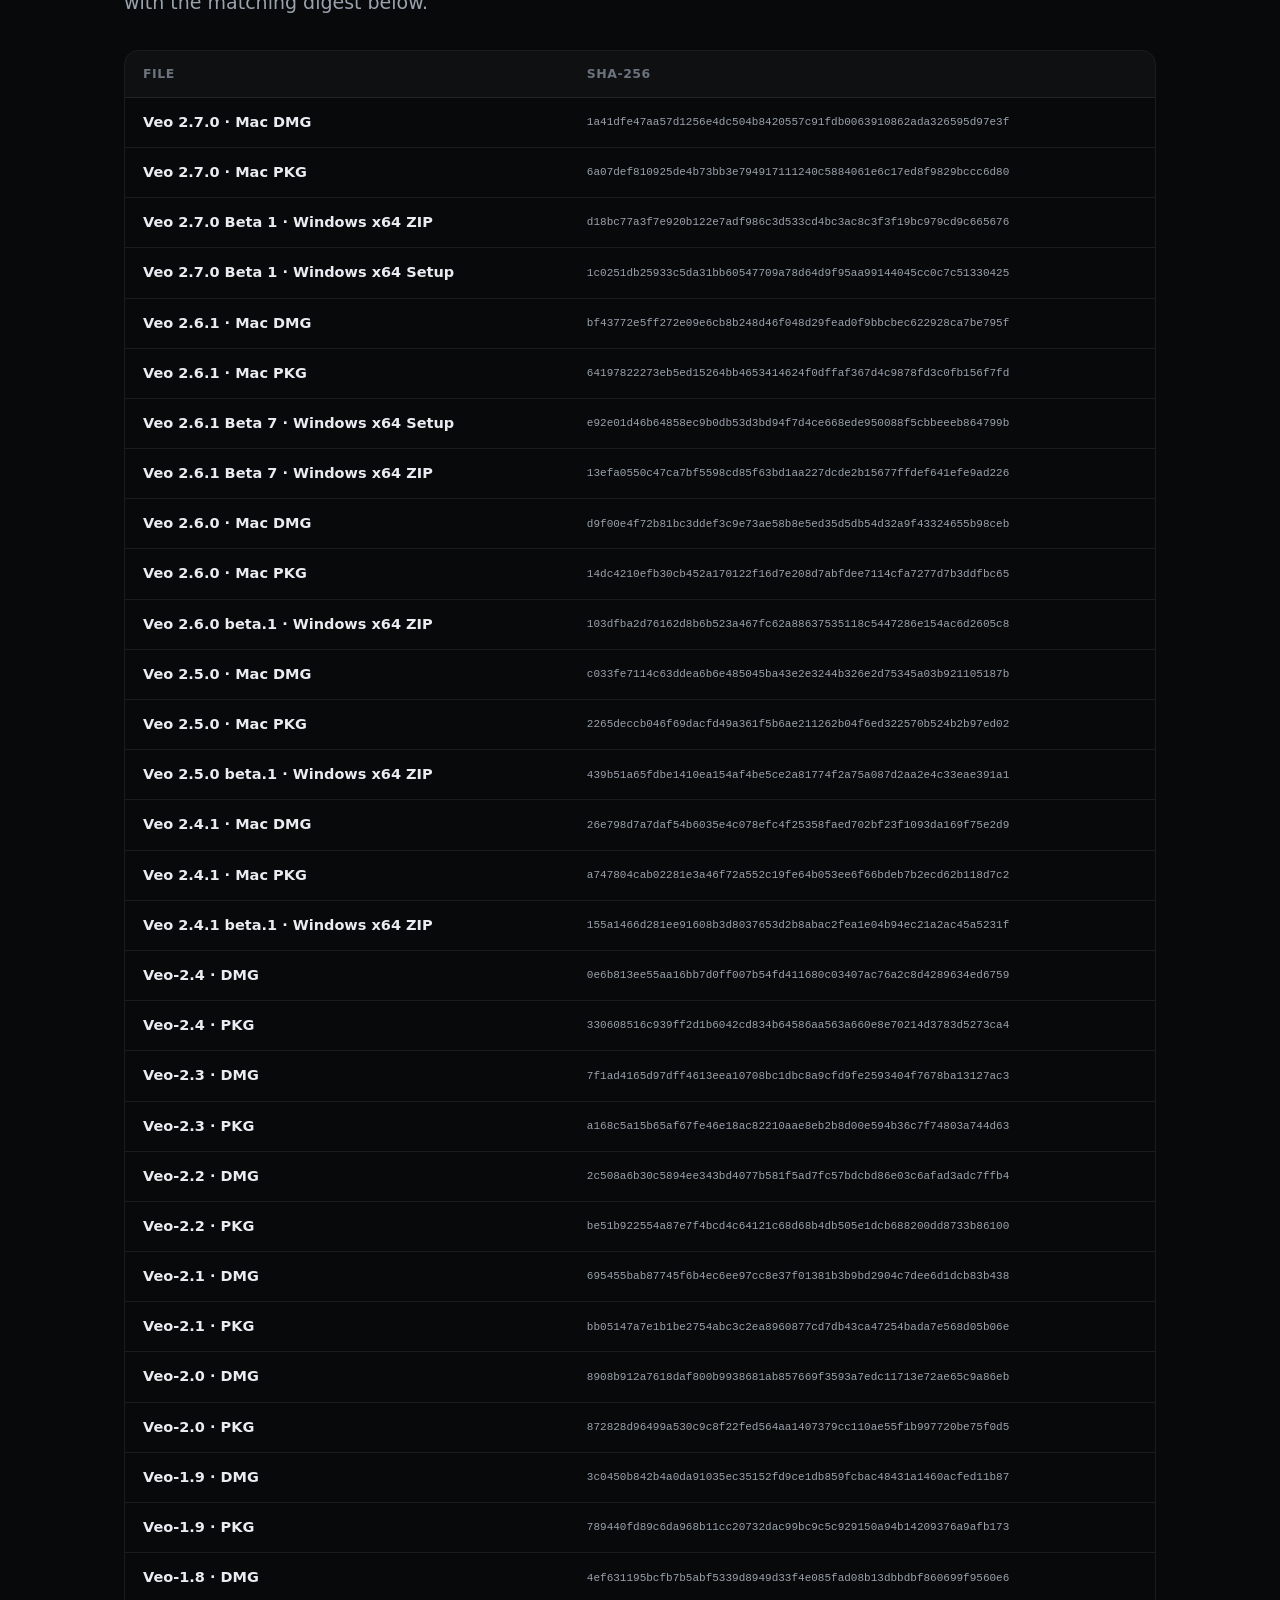
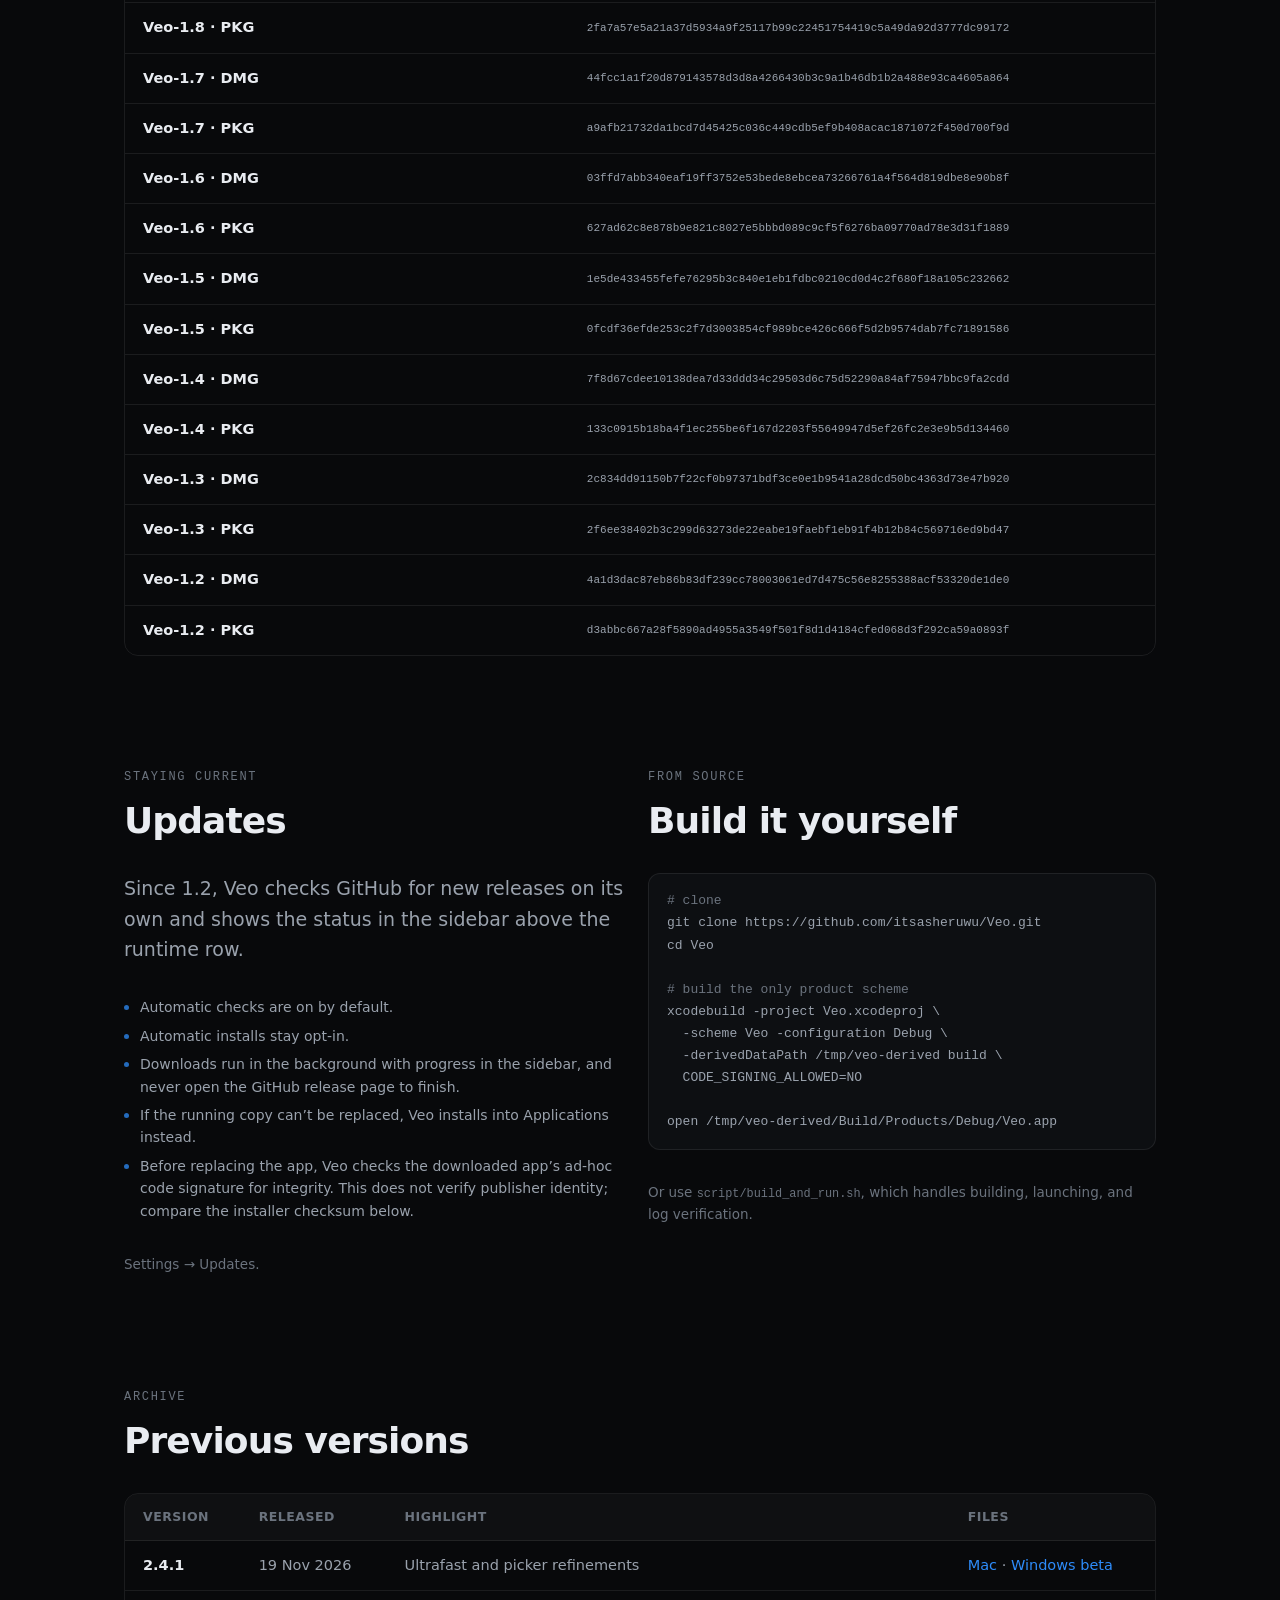
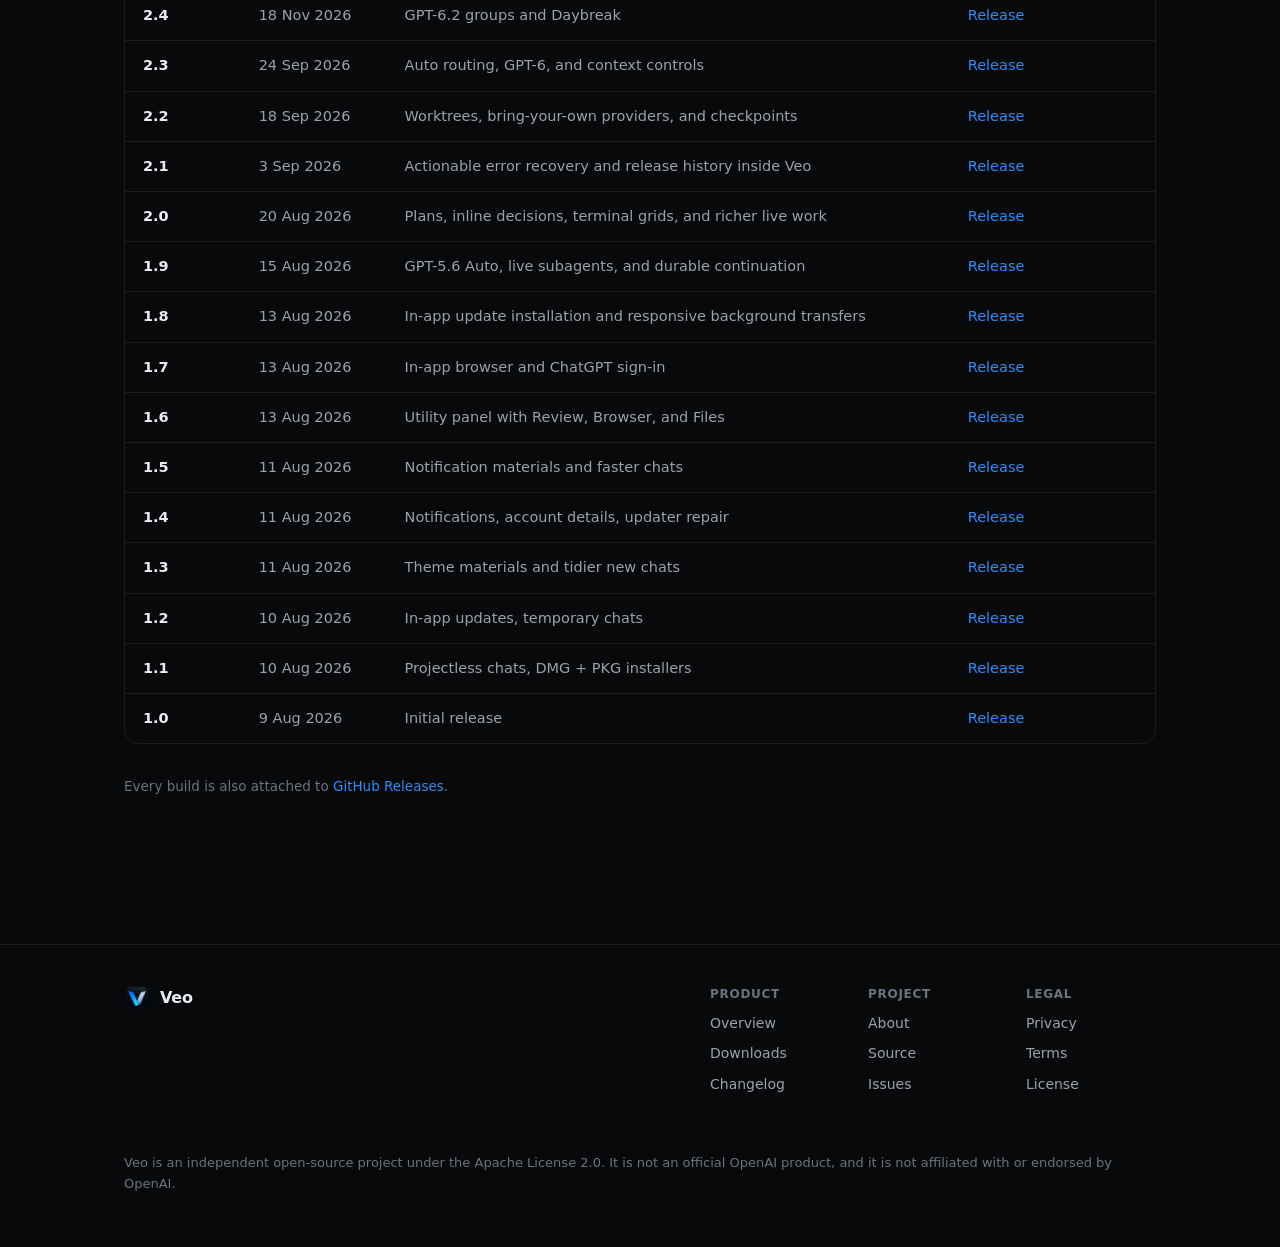
<file: docs/downloads.html>
<!DOCTYPE html>
<html lang="en">
<head>
<meta charset="utf-8">
<meta name="viewport" content="width=device-width, initial-scale=1">
<title>Downloads — Veo</title>
<meta name="description" content="Download Veo for macOS or try the portable Windows x64 beta. Verify release checksums and find installation instructions.">
<meta name="color-scheme" content="dark">
<link rel="icon" href="assets/favicon.png">
<link rel="stylesheet" href="styles.css">
</head>
<body>

<header class="nav">
  <div class="wrap nav-inner">
    <a class="brand" href="index.html"><img src="assets/veo-icon.png" alt=""> Veo</a>
    <nav class="nav-links">
      <a href="index.html">Overview</a>
      <a href="downloads.html" class="active">Downloads</a>
      <a href="changelog.html">Changelog</a>
      <a href="about.html">About</a>
      <a class="hide-sm" href="https://github.com/itsasheruwu/Veo">GitHub</a>
    </nav>
  </div>
</header>

<main>

<section class="page-head">
  <div class="wrap">
    <h1>Downloads</h1>
    <p class="lede">Download the stable universal build for Mac or install the Windows beta.</p>
  </div>
</section>

<div class="wrap">
  <div class="dl-hero">
    <img src="assets/veo-icon.png" alt="Veo app icon">
    <div class="meta">
      <div style="display:flex;align-items:center;gap:10px;margin-bottom:6px">
        <span class="tag">Latest</span>
        <strong style="font-size:20px;letter-spacing:-.02em">Veo 2.7.0</strong>
        <time class="faint" datetime="2026-11-28">· 28 Nov 2026</time>
      </div>
      <p class="muted" style="margin-bottom:18px;font-size:14.5px">Updated composer, inspector tabs, terminal workspace, and provider settings. macOS 14 or later.</p>
      <div class="download-actions">
        <a class="btn btn-primary" href="https://github.com/itsasheruwu/Veo/releases/download/v2.7.0/Veo-2.7.0-macOS-universal.dmg">Download DMG</a>
        <a class="btn btn-ghost" href="https://github.com/itsasheruwu/Veo/releases/download/v2.7.0/Veo-2.7.0-macOS-universal.pkg">Installer PKG</a>
        <a class="btn btn-ghost" href="changelog.html#v2-7-0">Release notes</a>
      </div>
    </div>
  </div>
</div>

<section class="section-tight">
  <div class="wrap grid grid-2">
    <div class="card">
      <h3>Before you install</h3>
      <ul class="bullets">
        <li>macOS 14 or later.</li>
        <li>A locally installed and authenticated <a href="https://github.com/openai/codex" style="color:var(--accent)">Codex CLI</a>. Veo runs it for you; it does not ship one.</li>
        <li>Xcode 16 or later, only if you build from source.</li>
      </ul>
    </div>
    <div class="card">
      <h3>Install</h3>
      <ol class="steps" style="margin-top:12px">
        <li>Open the <b>DMG</b> and drag <b>Veo</b> onto the <b>Applications</b> shortcut — or run the <b>PKG</b> for a standard installer flow.</li>
        <li>On first launch, right-click Veo in Applications and choose <b>Open</b>. This build is ad-hoc signed, not notarized; if macOS still blocks it, use <b>System Settings → Privacy &amp; Security → Open Anyway</b>.</li>
        <li>Veo discovers your Codex CLI from <code>CODEX_EXECUTABLE</code>, your <code>PATH</code>, and the usual Homebrew and local install locations.</li>
        <li>Press <kbd>⌘O</kbd> to open a project, or <kbd>⌘N</kbd> to start a projectless chat right away.</li>
      </ol>
    </div>
  </div>
</section>

<section class="section-tight" id="windows-beta">
  <div class="wrap">
    <div class="card">
      <div class="section-label">Prerelease</div>
      <h2>Veo for Windows 2.7.0 Beta 1</h2>
      <p class="muted">Windows 11 24H2 or later, x64. Install Codex locally, then run Setup to add Veo to the Start menu and enable in-app updates.</p>
      <p class="muted" style="margin-bottom:18px">The installer and portable ZIP are unsigned. For portable use, extract the entire ZIP, open <code>Veo.Windows.exe</code> inside the Veo folder, and download future updates manually.</p>
      <div class="download-actions">
        <a class="btn btn-primary" href="https://github.com/itsasheruwu/Veo/releases/download/v2.7.0-windows-beta.1/Veo-2.7.0-beta.1-Windows-x64-Setup.exe">Download Windows installer</a>
        <a class="btn btn-ghost" href="https://github.com/itsasheruwu/Veo/releases/download/v2.7.0-windows-beta.1/Veo-2.7.0-beta.1-Windows-x64.zip">Portable ZIP</a>
        <a class="btn btn-ghost" href="changelog.html#v2-7-0-windows-beta-1">Windows beta release notes</a>
      </div>
    </div>
  </div>
</section>

<section class="section-tight">
  <div class="wrap">
    <div class="section-label">Verify</div>
    <h2>Checksums</h2>
    <p class="lede mt-32">On a Mac, run <code>shasum -a 256 ~/Downloads/Veo-2.7.0-macOS-universal.dmg</code>. On Windows, run <code>Get-FileHash</code> in PowerShell with the path to the downloaded installer or ZIP. Compare the result with the matching digest below.</p>
    <table class="table download-table mt-32">
      <thead><tr><th scope="col">File</th><th scope="col">SHA-256</th></tr></thead>
      <tbody>
        <tr><td>Veo 2.7.0 · Mac DMG</td><td class="hash">1a41dfe47aa57d1256e4dc504b8420557c91fdb0063910862ada326595d97e3f</td></tr>
        <tr><td>Veo 2.7.0 · Mac PKG</td><td class="hash">6a07def810925de4b73bb3e794917111240c5884061e6c17ed8f9829bccc6d80</td></tr>
        <tr><td>Veo 2.7.0 Beta 1 · Windows x64 ZIP</td><td class="hash">d18bc77a3f7e920b122e7adf986c3d533cd4bc3ac8c3f3f19bc979cd9c665676</td></tr>
        <tr><td>Veo 2.7.0 Beta 1 · Windows x64 Setup</td><td class="hash">1c0251db25933c5da31bb60547709a78d64d9f95aa99144045cc0c7c51330425</td></tr>
        <tr><td>Veo 2.6.1 · Mac DMG</td><td class="hash">bf43772e5ff272e09e6cb8b248d46f048d29fead0f9bbcbec622928ca7be795f</td></tr>
        <tr><td>Veo 2.6.1 · Mac PKG</td><td class="hash">64197822273eb5ed15264bb4653414624f0dffaf367d4c9878fd3c0fb156f7fd</td></tr>
        <tr><td>Veo 2.6.1 Beta 7 · Windows x64 Setup</td><td class="hash">e92e01d46b64858ec9b0db53d3bd94f7d4ce668ede950088f5cbbeeeb864799b</td></tr>
        <tr><td>Veo 2.6.1 Beta 7 · Windows x64 ZIP</td><td class="hash">13efa0550c47ca7bf5598cd85f63bd1aa227dcde2b15677ffdef641efe9ad226</td></tr>
        <tr><td>Veo 2.6.0 · Mac DMG</td><td class="hash">d9f00e4f72b81bc3ddef3c9e73ae58b8e5ed35d5db54d32a9f43324655b98ceb</td></tr>
        <tr><td>Veo 2.6.0 · Mac PKG</td><td class="hash">14dc4210efb30cb452a170122f16d7e208d7abfdee7114cfa7277d7b3ddfbc65</td></tr>
        <tr><td>Veo 2.6.0 beta.1 · Windows x64 ZIP</td><td class="hash">103dfba2d76162d8b6b523a467fc62a88637535118c5447286e154ac6d2605c8</td></tr>
        <tr><td>Veo 2.5.0 · Mac DMG</td><td class="hash">c033fe7114c63ddea6b6e485045ba43e2e3244b326e2d75345a03b921105187b</td></tr>
        <tr><td>Veo 2.5.0 · Mac PKG</td><td class="hash">2265deccb046f69dacfd49a361f5b6ae211262b04f6ed322570b524b2b97ed02</td></tr>
        <tr><td>Veo 2.5.0 beta.1 · Windows x64 ZIP</td><td class="hash">439b51a65fdbe1410ea154af4be5ce2a81774f2a75a087d2aa2e4c33eae391a1</td></tr>
        <tr><td>Veo 2.4.1 · Mac DMG</td><td class="hash">26e798d7a7daf54b6035e4c078efc4f25358faed702bf23f1093da169f75e2d9</td></tr>
        <tr><td>Veo 2.4.1 · Mac PKG</td><td class="hash">a747804cab02281e3a46f72a552c19fe64b053ee6f66bdeb7b2ecd62b118d7c2</td></tr>
        <tr><td>Veo 2.4.1 beta.1 · Windows x64 ZIP</td><td class="hash">155a1466d281ee91608b3d8037653d2b8abac2fea1e04b94ec21a2ac45a5231f</td></tr>
        <tr><td>Veo-2.4 · DMG</td><td class="hash">0e6b813ee55aa16bb7d0ff007b54fd411680c03407ac76a2c8d4289634ed6759</td></tr>
        <tr><td>Veo-2.4 · PKG</td><td class="hash">330608516c939ff2d1b6042cd834b64586aa563a660e8e70214d3783d5273ca4</td></tr>
        <tr><td>Veo-2.3 · DMG</td><td class="hash">7f1ad4165d97dff4613eea10708bc1dbc8a9cfd9fe2593404f7678ba13127ac3</td></tr>
        <tr><td>Veo-2.3 · PKG</td><td class="hash">a168c5a15b65af67fe46e18ac82210aae8eb2b8d00e594b36c7f74803a744d63</td></tr>
        <tr><td>Veo-2.2 · DMG</td><td class="hash">2c508a6b30c5894ee343bd4077b581f5ad7fc57bdcbd86e03c6afad3adc7ffb4</td></tr>
        <tr><td>Veo-2.2 · PKG</td><td class="hash">be51b922554a87e7f4bcd4c64121c68d68b4db505e1dcb688200dd8733b86100</td></tr>
        <tr><td>Veo-2.1 · DMG</td><td class="hash">695455bab87745f6b4ec6ee97cc8e37f01381b3b9bd2904c7dee6d1dcb83b438</td></tr>
        <tr><td>Veo-2.1 · PKG</td><td class="hash">bb05147a7e1b1be2754abc3c2ea8960877cd7db43ca47254bada7e568d05b06e</td></tr>
        <tr><td>Veo-2.0 · DMG</td><td class="hash">8908b912a7618daf800b9938681ab857669f3593a7edc11713e72ae65c9a86eb</td></tr>
        <tr><td>Veo-2.0 · PKG</td><td class="hash">872828d96499a530c9c8f22fed564aa1407379cc110ae55f1b997720be75f0d5</td></tr>
        <tr><td>Veo-1.9 · DMG</td><td class="hash">3c0450b842b4a0da91035ec35152fd9ce1db859fcbac48431a1460acfed11b87</td></tr>
        <tr><td>Veo-1.9 · PKG</td><td class="hash">789440fd89c6da968b11cc20732dac99bc9c5c929150a94b14209376a9afb173</td></tr>
        <tr><td>Veo-1.8 · DMG</td><td class="hash">4ef631195bcfb7b5abf5339d8949d33f4e085fad08b13dbbdbf860699f9560e6</td></tr>
        <tr><td>Veo-1.8 · PKG</td><td class="hash">2fa7a57e5a21a37d5934a9f25117b99c22451754419c5a49da92d3777dc99172</td></tr>
        <tr><td>Veo-1.7 · DMG</td><td class="hash">44fcc1a1f20d879143578d3d8a4266430b3c9a1b46db1b2a488e93ca4605a864</td></tr>
        <tr><td>Veo-1.7 · PKG</td><td class="hash">a9afb21732da1bcd7d45425c036c449cdb5ef9b408acac1871072f450d700f9d</td></tr>
        <tr><td>Veo-1.6 · DMG</td><td class="hash">03ffd7abb340eaf19ff3752e53bede8ebcea73266761a4f564d819dbe8e90b8f</td></tr>
        <tr><td>Veo-1.6 · PKG</td><td class="hash">627ad62c8e878b9e821c8027e5bbbd089c9cf5f6276ba09770ad78e3d31f1889</td></tr>
        <tr><td>Veo-1.5 · DMG</td><td class="hash">1e5de433455fefe76295b3c840e1eb1fdbc0210cd0d4c2f680f18a105c232662</td></tr>
        <tr><td>Veo-1.5 · PKG</td><td class="hash">0fcdf36efde253c2f7d3003854cf989bce426c666f5d2b9574dab7fc71891586</td></tr>
        <tr><td>Veo-1.4 · DMG</td><td class="hash">7f8d67cdee10138dea7d33ddd34c29503d6c75d52290a84af75947bbc9fa2cdd</td></tr>
        <tr><td>Veo-1.4 · PKG</td><td class="hash">133c0915b18ba4f1ec255be6f167d2203f55649947d5ef26fc2e3e9b5d134460</td></tr>
        <tr><td>Veo-1.3 · DMG</td><td class="hash">2c834dd91150b7f22cf0b97371bdf3ce0e1b9541a28dcd50bc4363d73e47b920</td></tr>
        <tr><td>Veo-1.3 · PKG</td><td class="hash">2f6ee38402b3c299d63273de22eabe19faebf1eb91f4b12b84c569716ed9bd47</td></tr>
        <tr><td>Veo-1.2 · DMG</td><td class="hash">4a1d3dac87eb86b83df239cc78003061ed7d475c56e8255388acf53320de1de0</td></tr>
        <tr><td>Veo-1.2 · PKG</td><td class="hash">d3abbc667a28f5890ad4955a3549f501f8d1d4184cfed068d3f292ca59a0893f</td></tr>
      </tbody>
    </table>
  </div>
</section>

<section class="section-tight">
  <div class="wrap grid grid-2">
    <div>
      <div class="section-label">Staying current</div>
      <h2>Updates</h2>
      <p class="lede mt-32">Since 1.2, Veo checks GitHub for new releases on its own and shows the status in the sidebar above the runtime row.</p>
      <ul class="bullets mt-32">
        <li>Automatic checks are on by default.</li>
        <li>Automatic installs stay opt-in.</li>
        <li>Downloads run in the background with progress in the sidebar, and never open the GitHub release page to finish.</li>
        <li>If the running copy can’t be replaced, Veo installs into Applications instead.</li>
        <li>Before replacing the app, Veo checks the downloaded app’s ad-hoc code signature for integrity. This does not verify publisher identity; compare the installer checksum below.</li>
      </ul>
      <p class="faint mt-32">Settings → Updates.</p>
    </div>
    <div>
      <div class="section-label">From source</div>
      <h2>Build it yourself</h2>
      <pre class="pre mt-32"><span class="c"># clone</span>
git clone https://github.com/itsasheruwu/Veo.git
cd Veo

<span class="c"># build the only product scheme</span>
xcodebuild -project Veo.xcodeproj \
  -scheme Veo -configuration Debug \
  -derivedDataPath /tmp/veo-derived build \
  CODE_SIGNING_ALLOWED=NO

open /tmp/veo-derived/Build/Products/Debug/Veo.app</pre>
      <p class="faint mt-32">Or use <code>script/build_and_run.sh</code>, which handles building, launching, and log verification.</p>
    </div>
  </div>
</section>

<section class="section-tight">
  <div class="wrap">
    <div class="section-label">Archive</div>
    <h2>Previous versions</h2>
    <table class="table download-table mt-32">
      <thead><tr><th>Version</th><th>Released</th><th>Highlight</th><th>Files</th></tr></thead>
      <tbody>
        <tr>
          <td>2.4.1</td><td>19 Nov 2026</td><td>Ultrafast and picker refinements</td>
          <td><a href="https://github.com/itsasheruwu/Veo/releases/tag/v2.4.1" style="color:var(--accent)">Mac</a> · <a href="https://github.com/itsasheruwu/Veo/releases/tag/v2.4.1-windows-beta.1" style="color:var(--accent)">Windows beta</a></td>
        </tr>
        <tr>
          <td>2.4</td><td>18 Nov 2026</td><td>GPT-6.2 groups and Daybreak</td>
          <td><a href="https://github.com/itsasheruwu/Veo/releases/tag/v2.4.0" style="color:var(--accent)">Release</a></td>
        </tr>
        <tr>
          <td>2.3</td><td>24 Sep 2026</td><td>Auto routing, GPT-6, and context controls</td>
          <td><a href="https://github.com/itsasheruwu/Veo/releases/tag/v2.3.0" style="color:var(--accent)">Release</a></td>
        </tr>
        <tr>
          <td>2.2</td><td>18 Sep 2026</td><td>Worktrees, bring-your-own providers, and checkpoints</td>
          <td><a href="https://github.com/itsasheruwu/Veo/releases/tag/v2.2.0" style="color:var(--accent)">Release</a></td>
        </tr>
        <tr>
          <td>2.1</td><td>3 Sep 2026</td><td>Actionable error recovery and release history inside Veo</td>
          <td><a href="https://github.com/itsasheruwu/Veo/releases/tag/v2.1.0" style="color:var(--accent)">Release</a></td>
        </tr>
        <tr>
          <td>2.0</td><td>20 Aug 2026</td><td>Plans, inline decisions, terminal grids, and richer live work</td>
          <td><a href="https://github.com/itsasheruwu/Veo/releases/tag/v2.0.0" style="color:var(--accent)">Release</a></td>
        </tr>
        <tr>
          <td>1.9</td><td>15 Aug 2026</td><td>GPT-5.6 Auto, live subagents, and durable continuation</td>
          <td><a href="https://github.com/itsasheruwu/Veo/releases/tag/v1.9.0" style="color:var(--accent)">Release</a></td>
        </tr>
        <tr>
          <td>1.8</td><td>13 Aug 2026</td><td>In-app update installation and responsive background transfers</td>
          <td><a href="https://github.com/itsasheruwu/Veo/releases/tag/v1.8.0" style="color:var(--accent)">Release</a></td>
        </tr>
        <tr>
          <td>1.7</td><td>13 Aug 2026</td><td>In-app browser and ChatGPT sign-in</td>
          <td><a href="https://github.com/itsasheruwu/Veo/releases/tag/v1.7.0" style="color:var(--accent)">Release</a></td>
        </tr>
        <tr>
          <td>1.6</td><td>13 Aug 2026</td><td>Utility panel with Review, Browser, and Files</td>
          <td><a href="https://github.com/itsasheruwu/Veo/releases/tag/v1.6.0" style="color:var(--accent)">Release</a></td>
        </tr>
        <tr>
          <td>1.5</td><td>11 Aug 2026</td><td>Notification materials and faster chats</td>
          <td><a href="https://github.com/itsasheruwu/Veo/releases/tag/v1.5.0" style="color:var(--accent)">Release</a></td>
        </tr>
        <tr>
          <td>1.4</td><td>11 Aug 2026</td><td>Notifications, account details, updater repair</td>
          <td><a href="https://github.com/itsasheruwu/Veo/releases/tag/v1.4.0" style="color:var(--accent)">Release</a></td>
        </tr>
        <tr>
          <td>1.3</td><td>11 Aug 2026</td><td>Theme materials and tidier new chats</td>
          <td><a href="https://github.com/itsasheruwu/Veo/releases/tag/v1.3.0" style="color:var(--accent)">Release</a></td>
        </tr>
        <tr>
          <td>1.2</td><td>10 Aug 2026</td><td>In-app updates, temporary chats</td>
          <td><a href="https://github.com/itsasheruwu/Veo/releases/tag/v1.2.0" style="color:var(--accent)">Release</a></td>
        </tr>
        <tr>
          <td>1.1</td><td>10 Aug 2026</td><td>Projectless chats, DMG + PKG installers</td>
          <td><a href="https://github.com/itsasheruwu/Veo/releases/tag/v1.1.0" style="color:var(--accent)">Release</a></td>
        </tr>
        <tr>
          <td>1.0</td><td>9 Aug 2026</td><td>Initial release</td>
          <td><a href="https://github.com/itsasheruwu/Veo/releases/tag/v1.0.0" style="color:var(--accent)">Release</a></td>
        </tr>
      </tbody>
    </table>
    <p class="faint mt-32">Every build is also attached to <a href="https://github.com/itsasheruwu/Veo/releases" style="color:var(--accent)">GitHub Releases</a>.</p>
  </div>
</section>

</main>

<footer class="footer">
  <div class="wrap footer-inner">
    <a class="brand" href="index.html"><img src="assets/veo-icon.png" alt=""> Veo</a>
    <nav>
      <b>Product</b>
      <a href="index.html">Overview</a>
      <a href="downloads.html">Downloads</a>
      <a href="changelog.html">Changelog</a>
    </nav>
    <nav>
      <b>Project</b>
      <a href="about.html">About</a>
      <a href="https://github.com/itsasheruwu/Veo">Source</a>
      <a href="https://github.com/itsasheruwu/Veo/issues">Issues</a>
    </nav>
    <nav>
      <b>Legal</b>
      <a href="https://github.com/itsasheruwu/Veo/blob/main/Legal/PRIVACY_POLICY.md">Privacy</a>
      <a href="https://github.com/itsasheruwu/Veo/blob/main/Legal/TERMS_OF_USE.md">Terms</a>
      <a href="https://github.com/itsasheruwu/Veo/blob/main/LICENSE">License</a>
    </nav>
    <p class="fine">Veo is an independent open-source project under the Apache License 2.0. It is not an official OpenAI product, and it is not affiliated with or endorsed by OpenAI.</p>
  </div>
</footer>

</body>
</html>
</file>
<file: docs/styles.css>
/* Veo — site styles */

:root {
  --bg: #08090b;
  --bg-2: #0d0f12;
  --surface: #131519;
  --surface-2: #191c21;
  --line: rgba(255, 255, 255, 0.08);
  --line-strong: rgba(255, 255, 255, 0.14);
  --text: #e9ecf1;
  --muted: #9aa2ad;
  --faint: #6b737e;
  --accent: #2e8cfa;
  --accent-soft: rgba(46, 140, 250, 0.14);
  --steel: #b9c2cf;
  --radius: 14px;
  --radius-lg: 20px;
  --maxw: 1080px;
  --sans: -apple-system, BlinkMacSystemFont, "SF Pro Text", "Helvetica Neue", Inter, system-ui, sans-serif;
  --mono: ui-monospace, "SF Mono", SFMono-Regular, "JetBrains Mono", Menlo, monospace;
}

* { box-sizing: border-box; }

html { scroll-behavior: smooth; }

body {
  margin: 0;
  background: var(--bg);
  color: var(--text);
  font-family: var(--sans);
  font-size: 16px;
  line-height: 1.6;
  -webkit-font-smoothing: antialiased;
  text-rendering: optimizeLegibility;
}

/* Ambient light behind the page top */
body::before {
  content: "";
  position: fixed;
  inset: -20% -10% auto -10%;
  height: 620px;
  background:
    radial-gradient(60% 100% at 50% 0%, rgba(46, 140, 250, 0.16), transparent 70%),
    radial-gradient(40% 80% at 80% 10%, rgba(185, 194, 207, 0.07), transparent 70%);
  pointer-events: none;
  z-index: 0;
}

a { color: inherit; text-decoration: none; }

img { max-width: 100%; display: block; }

.wrap {
  position: relative;
  z-index: 1;
  width: 100%;
  max-width: var(--maxw);
  margin: 0 auto;
  padding: 0 24px;
}

/* ---------- Nav ---------- */

.nav {
  position: sticky;
  top: 0;
  z-index: 50;
  backdrop-filter: saturate(160%) blur(18px);
  -webkit-backdrop-filter: saturate(160%) blur(18px);
  background: rgba(8, 9, 11, 0.72);
  border-bottom: 1px solid var(--line);
}

.nav-inner {
  display: flex;
  align-items: center;
  gap: 28px;
  height: 60px;
}

.brand {
  display: flex;
  align-items: center;
  gap: 10px;
  font-weight: 600;
  letter-spacing: -0.01em;
  margin-right: auto;
}

.brand img { width: 26px; height: 26px; border-radius: 7px; }

.nav-links { display: flex; align-items: center; gap: 22px; }

.nav-links a {
  font-size: 14px;
  color: var(--muted);
  transition: color 0.15s ease;
}

.nav-links a:hover { color: var(--text); }
.nav-links a.active { color: var(--text); }

/* ---------- Buttons ---------- */

.btn {
  display: inline-flex;
  align-items: center;
  gap: 8px;
  padding: 10px 18px;
  border-radius: 10px;
  font-size: 14px;
  font-weight: 550;
  border: 1px solid transparent;
  transition: transform 0.12s ease, background 0.15s ease, border-color 0.15s ease;
  white-space: nowrap;
}

.btn:active { transform: translateY(1px); }

.btn-primary {
  background: linear-gradient(180deg, #3f97fb, var(--accent));
  color: #fff;
  box-shadow: 0 1px 0 rgba(255, 255, 255, 0.24) inset, 0 6px 20px rgba(46, 140, 250, 0.28);
}

.btn-primary:hover { background: linear-gradient(180deg, #58a5fc, #3b93fb); }

.btn-ghost {
  background: rgba(255, 255, 255, 0.04);
  border-color: var(--line-strong);
  color: var(--text);
}

.btn-ghost:hover { background: rgba(255, 255, 255, 0.08); }

.btn-lg { padding: 13px 24px; font-size: 15px; border-radius: 12px; }

/* ---------- Type ---------- */

h1, h2, h3 { letter-spacing: -0.025em; line-height: 1.12; margin: 0; font-weight: 620; }

h1 { font-size: clamp(38px, 6vw, 62px); }
h2 { font-size: clamp(26px, 3.4vw, 36px); }
h3 { font-size: 17px; letter-spacing: -0.01em; }

p { margin: 0; }

.lede { font-size: clamp(16px, 2vw, 19px); color: var(--muted); max-width: 620px; }

.eyebrow {
  display: inline-flex;
  align-items: center;
  gap: 8px;
  padding: 5px 12px 5px 8px;
  border: 1px solid var(--line-strong);
  border-radius: 999px;
  background: rgba(255, 255, 255, 0.03);
  font-size: 13px;
  color: var(--muted);
}

.eyebrow b { color: var(--text); font-weight: 550; }

.tag {
  font-size: 11px;
  font-family: var(--mono);
  letter-spacing: 0.06em;
  text-transform: uppercase;
  color: var(--accent);
  background: var(--accent-soft);
  border-radius: 6px;
  padding: 3px 7px;
}

.section-label {
  font-family: var(--mono);
  font-size: 12px;
  letter-spacing: 0.14em;
  text-transform: uppercase;
  color: var(--faint);
  margin-bottom: 14px;
}

code, kbd { font-family: var(--mono); font-size: 0.88em; }

kbd {
  background: var(--surface-2);
  border: 1px solid var(--line-strong);
  border-bottom-width: 2px;
  border-radius: 6px;
  padding: 2px 7px;
  color: var(--text);
}

/* ---------- Sections ---------- */

section { padding: 88px 0; }
.section-tight { padding: 56px 0; }

.divider { height: 1px; background: var(--line); }

/* ---------- Hero ---------- */

.hero { padding: 84px 0 40px; text-align: center; }

.hero .eyebrow { margin-bottom: 26px; }
.hero h1 { margin-bottom: 20px; }
.hero h1 .grad {
  background: linear-gradient(100deg, var(--accent) 10%, var(--steel) 90%);
  -webkit-background-clip: text;
  background-clip: text;
  color: transparent;
}
.hero .lede { margin: 0 auto; }

.hero-actions {
  display: flex;
  justify-content: center;
  gap: 12px;
  margin: 32px 0 14px;
  flex-wrap: wrap;
}

.hero-meta { font-size: 13px; color: var(--faint); }
.hero-meta span { white-space: nowrap; }

/* ---------- App screenshot ---------- */

.mock-stage { padding: 8px 0 90px; }

.shot { margin: 0; }

.shot img {
  width: 100%;
  height: auto;
  border: 1px solid var(--line-strong);
  border-radius: var(--radius-lg);
  background: #0e1013;
  box-shadow: 0 40px 90px -30px rgba(0, 0, 0, 0.9), 0 0 0 1px rgba(255, 255, 255, 0.03);
}

.shot figcaption {
  margin-top: 14px;
  text-align: center;
  font-size: 13px;
  color: var(--faint);
}

/* ---------- Feature grid ---------- */

.grid { display: grid; gap: 16px; }
.grid-3 { grid-template-columns: repeat(3, 1fr); }
.grid-2 { grid-template-columns: repeat(2, 1fr); }

.card {
  border: 1px solid var(--line);
  border-radius: var(--radius);
  background: linear-gradient(180deg, rgba(255, 255, 255, 0.035), rgba(255, 255, 255, 0.012));
  padding: 22px;
  transition: border-color 0.18s ease, transform 0.18s ease;
}

.card:hover { border-color: var(--line-strong); }

.card h3 { margin-bottom: 8px; }
.card p { color: var(--muted); font-size: 14.5px; }

.card .ico {
  width: 32px;
  height: 32px;
  border-radius: 9px;
  display: grid;
  place-items: center;
  background: var(--accent-soft);
  color: var(--accent);
  margin-bottom: 14px;
}

.bullets { margin: 10px 0 0; padding: 0; list-style: none; color: var(--muted); font-size: 14px; }
.bullets li { padding-left: 16px; position: relative; margin-top: 6px; }
.bullets li::before {
  content: "";
  position: absolute;
  left: 0;
  top: 9px;
  width: 5px;
  height: 5px;
  border-radius: 50%;
  background: var(--accent);
  opacity: 0.75;
}

/* ---------- Architecture ---------- */

.arch {
  border: 1px solid var(--line);
  border-radius: var(--radius);
  background: var(--bg-2);
  padding: 26px;
  font-family: var(--mono);
  font-size: 13px;
  color: var(--muted);
  display: grid;
  gap: 12px;
  justify-items: center;
  text-align: center;
}

.arch .box {
  border: 1px solid var(--line-strong);
  border-radius: 10px;
  padding: 12px 20px;
  background: rgba(255, 255, 255, 0.03);
  color: var(--text);
  max-width: 100%;
}

.arch .box.hi { border-color: rgba(46, 140, 250, 0.4); background: var(--accent-soft); }
.arch .link { color: var(--faint); font-size: 11.5px; }
.arch .link::before { content: "│\A▼"; white-space: pre; display: block; line-height: 1.2; }

/* ---------- Table ---------- */

.table {
  width: 100%;
  border-collapse: separate;
  border-spacing: 0;
  border: 1px solid var(--line);
  border-radius: var(--radius);
  overflow: hidden;
  font-size: 14.5px;
}

.table th, .table td { padding: 13px 18px; text-align: left; border-bottom: 1px solid var(--line); }
.table thead th { background: rgba(255, 255, 255, 0.03); color: var(--faint); font-weight: 550; font-size: 12.5px; letter-spacing: 0.04em; text-transform: uppercase; }
.table tbody tr:last-child td { border-bottom: none; }
.table td:first-child { color: var(--text); font-weight: 550; white-space: nowrap; }
.table td { color: var(--muted); }

/* ---------- Shortcuts ---------- */

.keys { display: grid; grid-template-columns: repeat(3, 1fr); gap: 10px 24px; }
.key-row { display: flex; align-items: center; gap: 12px; font-size: 14px; color: var(--muted); padding: 8px 0; border-bottom: 1px solid var(--line); }
.key-row kbd { flex: none; min-width: 46px; text-align: center; }

/* ---------- Download cards ---------- */

.dl-hero {
  border: 1px solid var(--line-strong);
  border-radius: var(--radius-lg);
  background: linear-gradient(180deg, rgba(46, 140, 250, 0.09), rgba(255, 255, 255, 0.015));
  padding: 30px;
  display: flex;
  align-items: center;
  gap: 26px;
  flex-wrap: wrap;
}

.dl-hero img { width: 88px; height: 88px; border-radius: 20px; flex: none; }
.dl-hero .meta { flex: 1; min-width: 240px; }
.download-actions { display: flex; gap: 10px; flex-wrap: wrap; }

.hash {
  font-family: var(--mono);
  font-size: 11px;
  color: var(--faint);
  word-break: break-all;
  line-height: 1.5;
}

.pre {
  background: var(--bg-2);
  border: 1px solid var(--line);
  border-radius: 12px;
  padding: 16px 18px;
  overflow-x: auto;
  font-family: var(--mono);
  font-size: 13px;
  color: var(--muted);
  margin: 0;
  line-height: 1.7;
}

.pre .c { color: var(--faint); }

.steps { counter-reset: s; list-style: none; padding: 0; margin: 0; display: grid; gap: 14px; }
.steps li { counter-increment: s; position: relative; padding-left: 42px; color: var(--muted); font-size: 15px; }
.steps li::before {
  content: counter(s);
  position: absolute;
  left: 0;
  top: -1px;
  width: 26px;
  height: 26px;
  border-radius: 50%;
  border: 1px solid var(--line-strong);
  display: grid;
  place-items: center;
  font-size: 12px;
  font-family: var(--mono);
  color: var(--text);
  background: rgba(255, 255, 255, 0.04);
}
.steps li b { color: var(--text); font-weight: 550; }

/* ---------- Changelog ---------- */

.release { display: grid; grid-template-columns: 190px 1fr; gap: 32px; padding: 40px 0; border-top: 1px solid var(--line); }
.release:first-of-type { border-top: none; padding-top: 8px; }

.release .side { position: sticky; top: 92px; align-self: start; }
.release .ver { font-size: 24px; font-weight: 620; letter-spacing: -0.02em; }
.release .date { color: var(--faint); font-size: 13.5px; margin-top: 2px; }
.release h3 { margin-bottom: 10px; }
.release p { color: var(--muted); font-size: 15px; }
.release .block + .block { margin-top: 22px; }

/* ---------- FAQ ---------- */

details {
  border: 1px solid var(--line);
  border-radius: 12px;
  padding: 16px 18px;
  background: rgba(255, 255, 255, 0.02);
}

details + details { margin-top: 10px; }
summary { cursor: pointer; font-weight: 550; list-style: none; display: flex; align-items: center; justify-content: space-between; gap: 12px; }
summary::-webkit-details-marker { display: none; }
summary::after { content: "+"; color: var(--faint); font-family: var(--mono); font-size: 18px; }
details[open] summary::after { content: "–"; }
details p { color: var(--muted); font-size: 14.5px; margin-top: 10px; }

/* ---------- Page header ---------- */

.page-head { padding: 66px 0 34px; }
.page-head h1 { font-size: clamp(32px, 5vw, 46px); margin-bottom: 14px; }

/* ---------- CTA + footer ---------- */

.cta {
  border: 1px solid var(--line-strong);
  border-radius: var(--radius-lg);
  background: radial-gradient(90% 140% at 50% 0%, rgba(46, 140, 250, 0.16), rgba(255, 255, 255, 0.02));
  padding: 54px 30px;
  text-align: center;
}

.cta h2 { margin-bottom: 12px; }
.cta p { color: var(--muted); margin: 0 auto 26px; max-width: 460px; }

.footer { border-top: 1px solid var(--line); padding: 40px 0 56px; margin-top: 90px; }
.footer-inner { display: flex; gap: 28px; flex-wrap: wrap; align-items: flex-start; }
.footer .brand { margin-right: auto; }
.footer nav { display: grid; gap: 8px; font-size: 14px; min-width: 130px; }
.footer nav b { font-size: 12px; color: var(--faint); font-weight: 550; letter-spacing: 0.06em; text-transform: uppercase; }
.footer nav a { color: var(--muted); }
.footer nav a:hover { color: var(--text); }
.footer .fine { width: 100%; color: var(--faint); font-size: 13px; margin-top: 30px; }

.stack { display: grid; gap: 18px; }
.stack-sm { display: grid; gap: 10px; }
.mt-32 { margin-top: 32px; }
.mt-48 { margin-top: 48px; }
.muted { color: var(--muted); }
.faint { color: var(--faint); font-size: 13.5px; }

/* ---------- Responsive ---------- */

@media (max-width: 900px) {
  .grid-3, .keys { grid-template-columns: repeat(2, 1fr); }
  .release { grid-template-columns: 1fr; gap: 14px; padding: 30px 0; }
  .release .side { position: static; }
}

@media (max-width: 620px) {
  section { padding: 60px 0; }
  .grid-3, .grid-2, .keys { grid-template-columns: minmax(0, 1fr); }
  .nav-links { gap: 16px; }
  .nav-links .hide-sm { display: none; }
  .hero { padding: 56px 0 30px; }
  .dl-hero { padding: 22px; }
  .dl-hero .meta { min-width: min(240px, 100%); }
  .download-table th, .download-table td { padding: 10px 8px; overflow-wrap: anywhere; }
  .download-table td:first-child { white-space: normal; }
}

@media (max-width: 380px) {
  .nav-inner { gap: 8px; padding-inline: 10px; }
  .nav-links { gap: 6px; }
}
</file>
